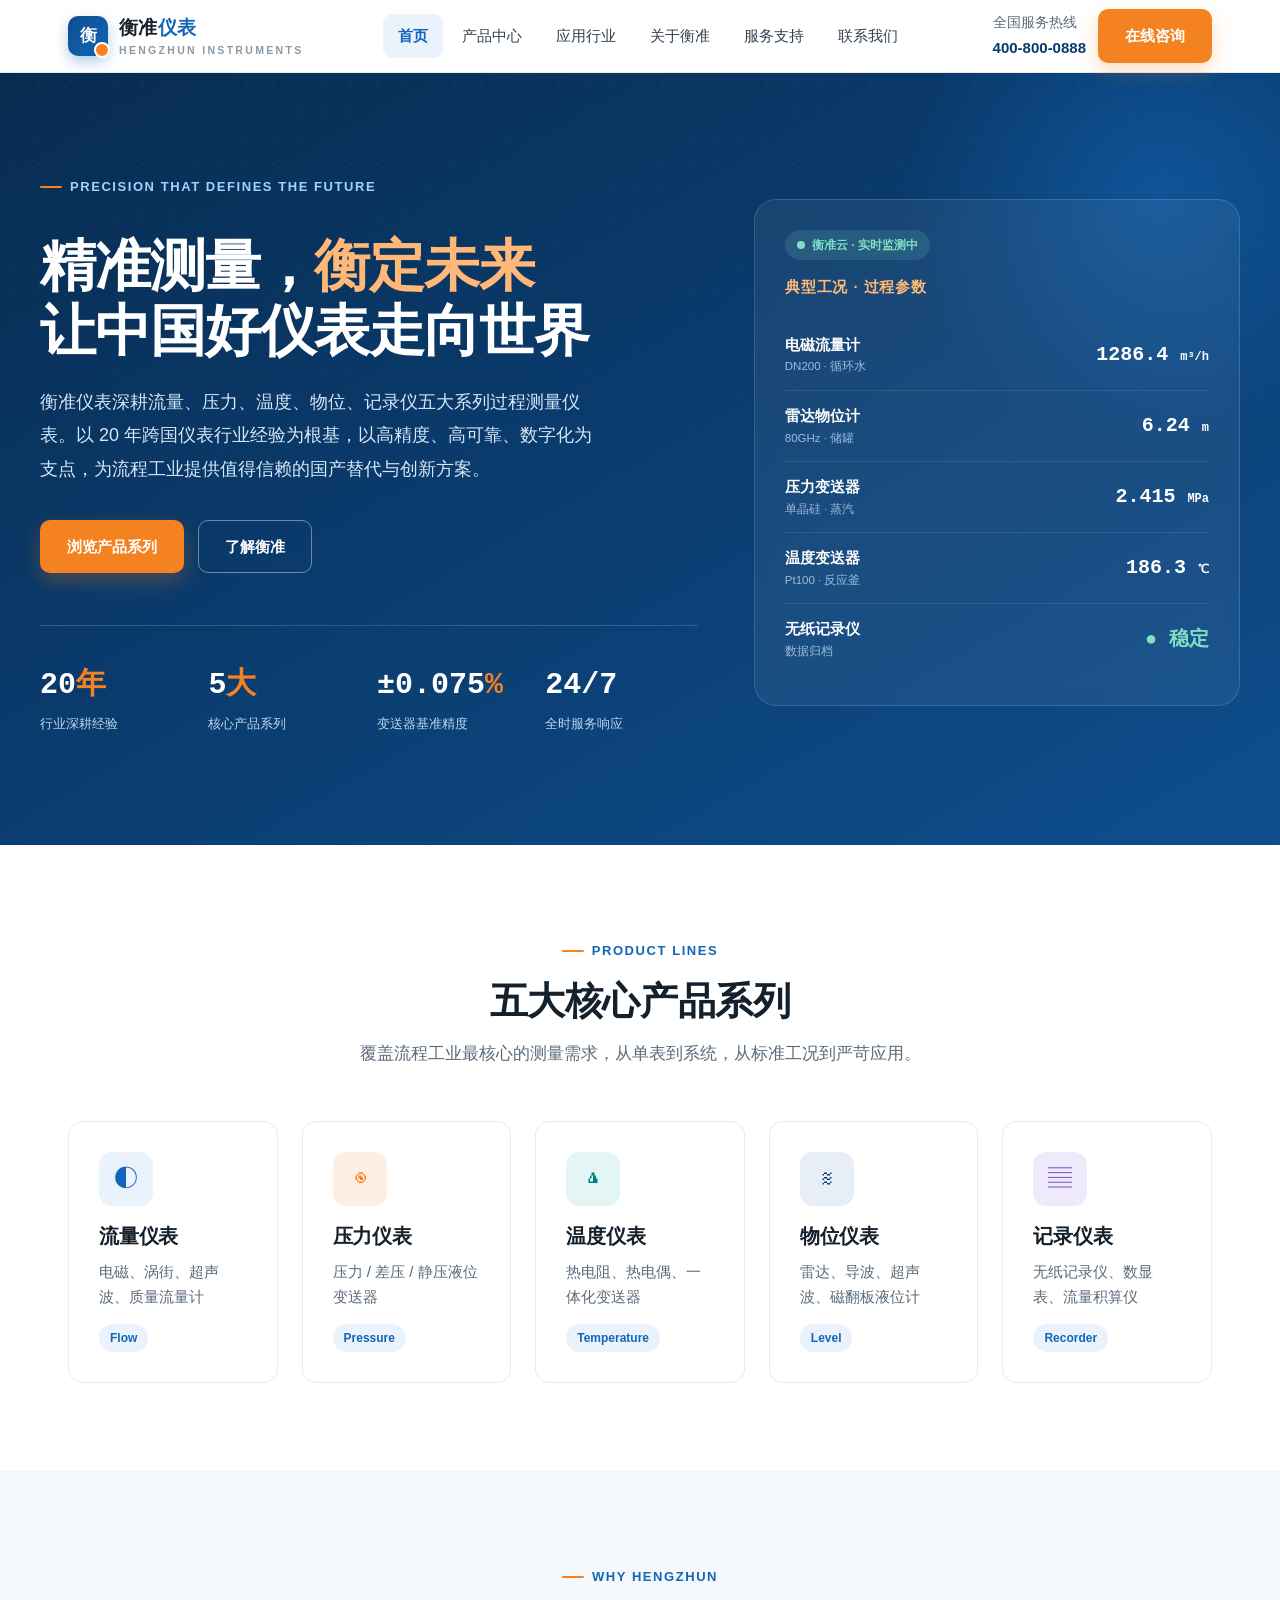
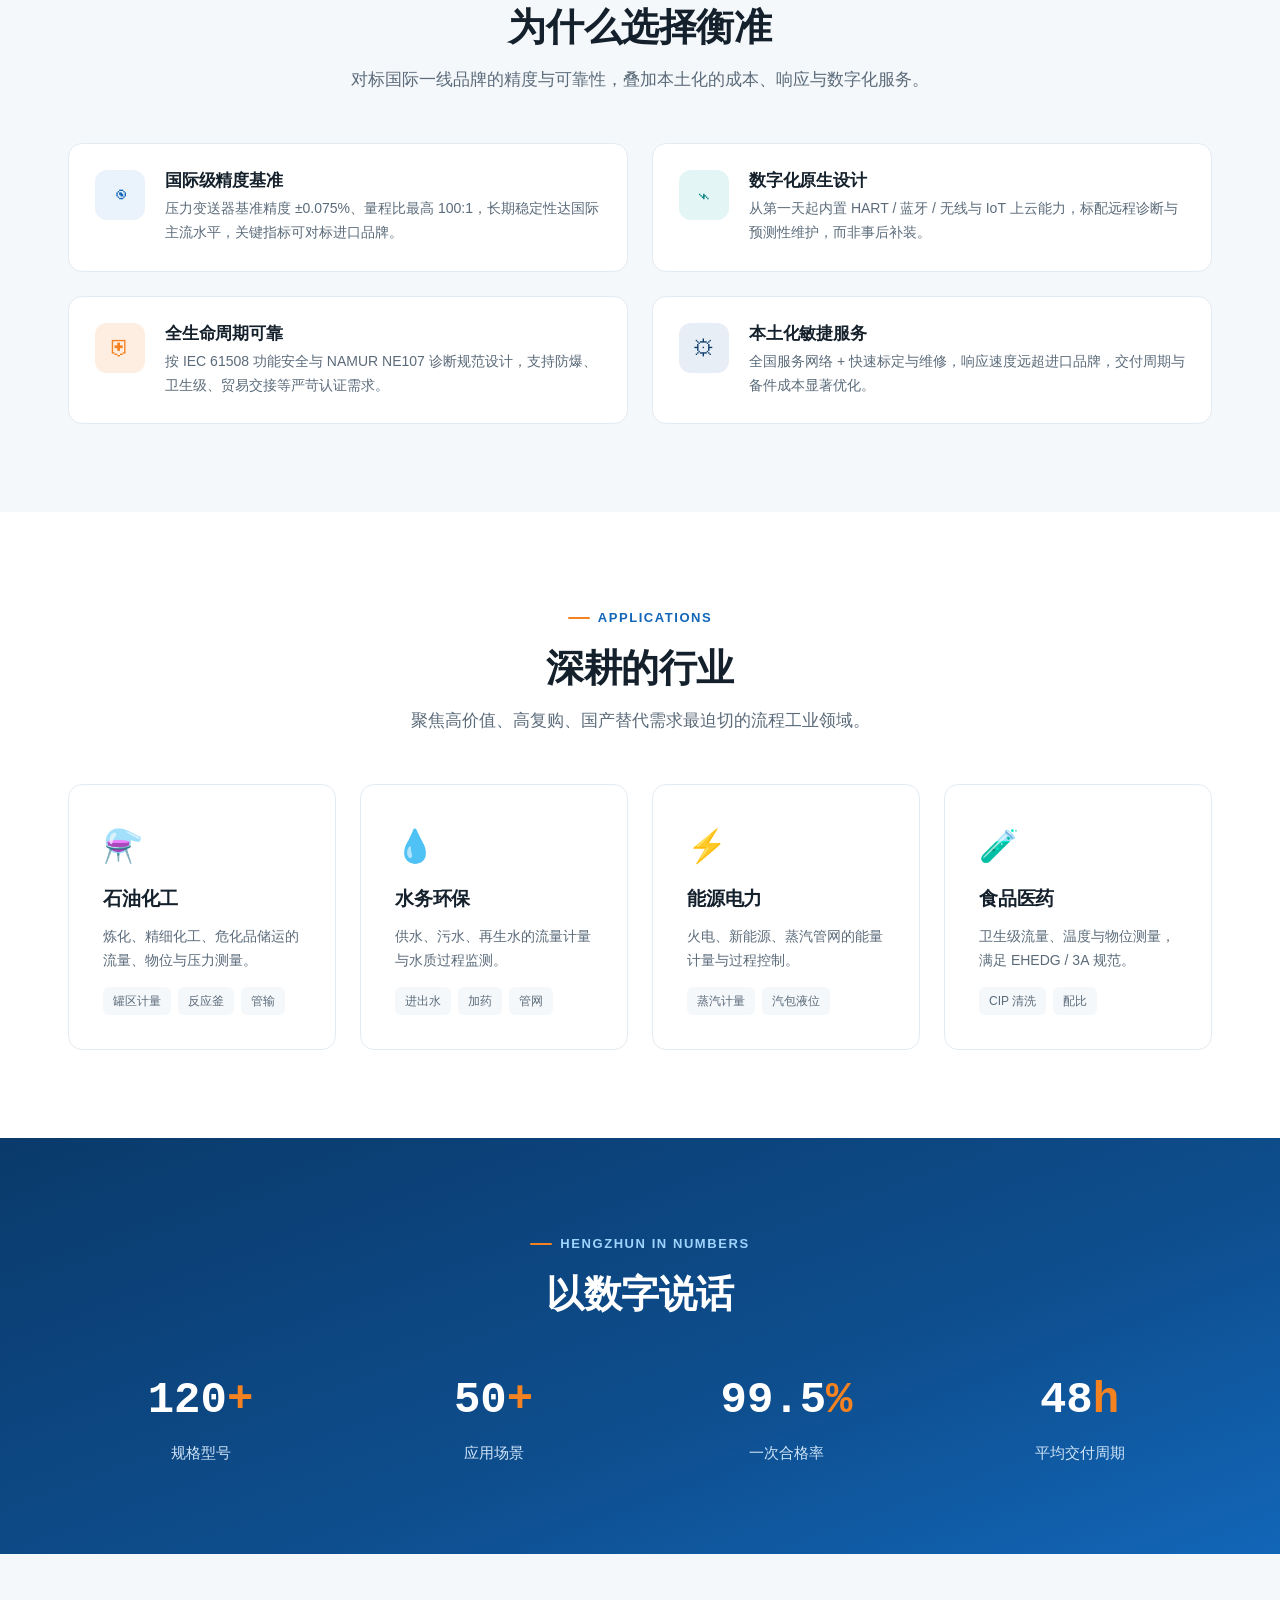
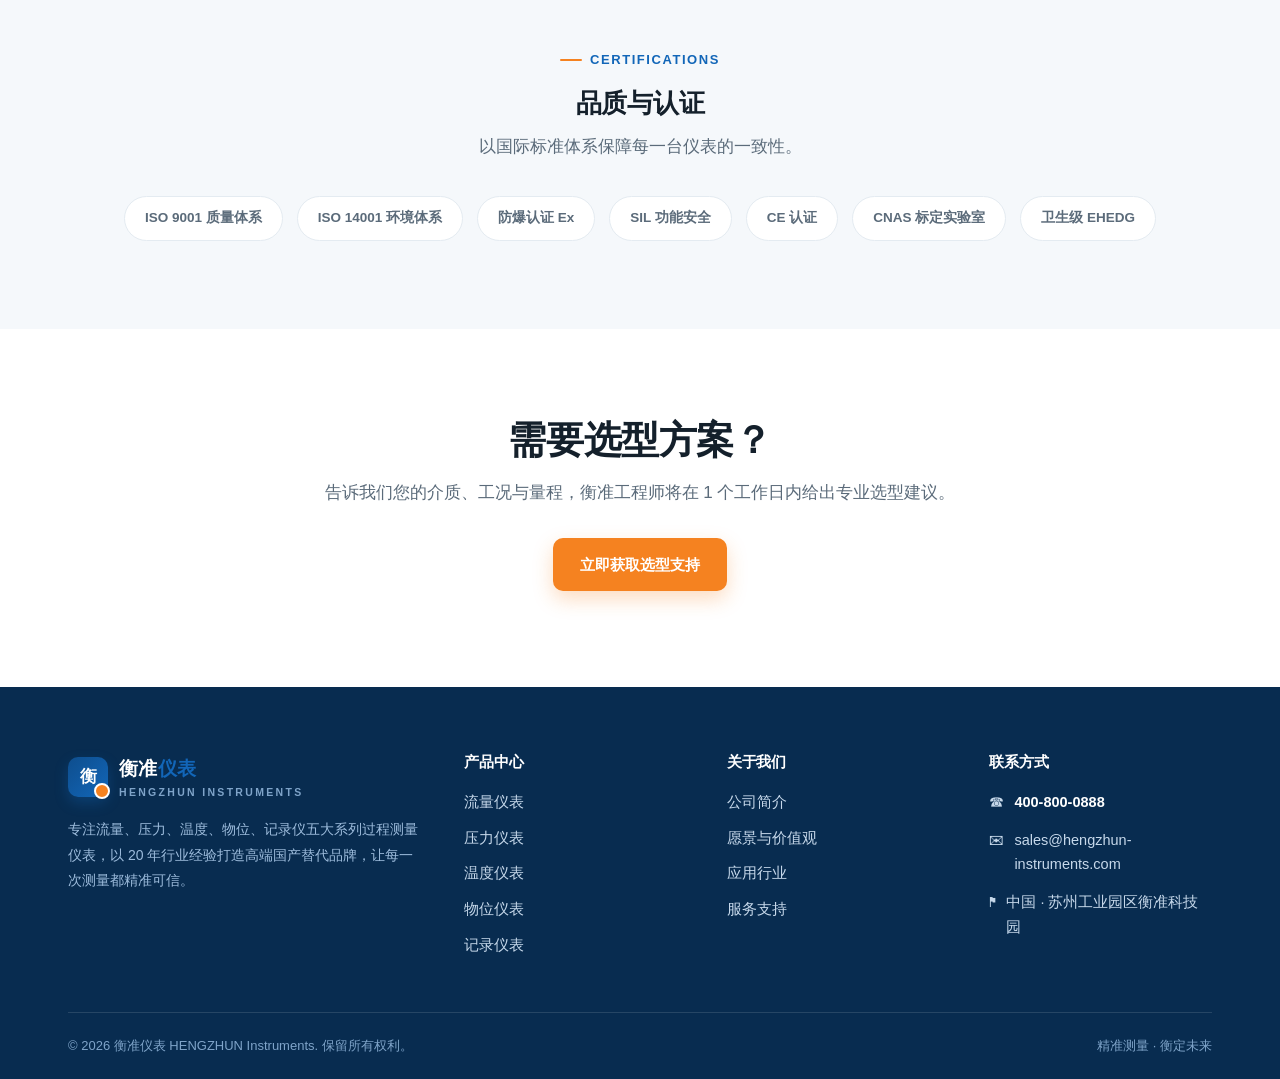
<file: index.html>
<!DOCTYPE html>
<html lang="zh-CN">
<head>
<meta charset="UTF-8">
<meta name="viewport" content="width=device-width, initial-scale=1.0">
<title>衡准仪表 HENGZHUN — 高端过程测量仪表 · 国产替代新势力</title>
<meta name="description" content="衡准仪表专注于流量、压力、温度、物位、记录仪等过程测量仪表的研发与制造，为化工、能源、水务、食品医药等行业提供高精度、高可靠的国产替代解决方案。">
<link rel="stylesheet" href="assets/style.css">
</head>
<body>

<!-- 导航 -->
<header class="header">
  <div class="container nav">
    <a href="index.html" class="brand">
      <span class="brand-mark">衡</span>
      <span>
        <span class="brand-name">衡准<b>仪表</b></span>
        <span class="brand-en">HENGZHUN INSTRUMENTS</span>
      </span>
    </a>
    <nav class="nav-links">
      <a href="index.html" class="active">首页</a>
      <a href="products.html">产品中心</a>
      <a href="industries.html">应用行业</a>
      <a href="about.html">关于衡准</a>
      <a href="service.html">服务支持</a>
      <a href="service.html#contact">联系我们</a>
    </nav>
    <div class="nav-cta">
      <span class="tel">全国服务热线<b>400-800-0888</b></span>
      <a href="service.html#contact" class="btn btn-primary">在线咨询</a>
    </div>
    <button class="nav-toggle" aria-label="菜单"><span></span><span></span><span></span></button>
  </div>
</header>

<!-- Hero -->
<section class="hero">
  <div class="container hero-inner">
    <div class="hero-grid">
      <div>
        <span class="eyebrow" style="color:#9fd4ff">Precision That Defines The Future</span>
        <h1>精准测量，<em>衡定未来</em><br>让中国好仪表走向世界</h1>
        <p class="hero-desc">衡准仪表深耕流量、压力、温度、物位、记录仪五大系列过程测量仪表。以 20 年跨国仪表行业经验为根基，以高精度、高可靠、数字化为支点，为流程工业提供值得信赖的国产替代与创新方案。</p>
        <div class="hero-actions">
          <a href="products.html" class="btn btn-primary">浏览产品系列</a>
          <a href="about.html" class="btn btn-outline-white">了解衡准</a>
        </div>
        <div class="hero-stats">
          <div class="hero-stat"><div class="num">20<span>年</span></div><div class="lbl">行业深耕经验</div></div>
          <div class="hero-stat"><div class="num">5<span>大</span></div><div class="lbl">核心产品系列</div></div>
          <div class="hero-stat"><div class="num">±0.075<span>%</span></div><div class="lbl">变送器基准精度</div></div>
          <div class="hero-stat"><div class="num">24/7</div><div class="lbl">全时服务响应</div></div>
        </div>
      </div>
      <div class="hero-visual">
        <div class="hero-card">
          <span class="badge-live">衡准云 · 实时监测中</span>
          <div class="h-title">典型工况 · 过程参数</div>
          <div class="gauge-row"><span class="gauge-name">电磁流量计<small>DN200 · 循环水</small></span><span class="gauge-val">1286.4 <small style="font-size:12px">m³/h</small></span></div>
          <div class="gauge-row"><span class="gauge-name">雷达物位计<small>80GHz · 储罐</small></span><span class="gauge-val">6.24 <small style="font-size:12px">m</small></span></div>
          <div class="gauge-row"><span class="gauge-name">压力变送器<small>单晶硅 · 蒸汽</small></span><span class="gauge-val">2.415 <small style="font-size:12px">MPa</small></span></div>
          <div class="gauge-row"><span class="gauge-name">温度变送器<small>Pt100 · 反应釜</small></span><span class="gauge-val">186.3 <small style="font-size:12px">℃</small></span></div>
          <div class="gauge-row"><span class="gauge-name">无纸记录仪<small>数据归档</small></span><span class="gauge-val"><span class="up">● 稳定</span></span></div>
        </div>
      </div>
    </div>
  </div>
</section>

<!-- 产品系列 -->
<section class="section">
  <div class="container">
    <div class="center">
      <span class="eyebrow">Product Lines</span>
      <h2 class="section-title">五大核心产品系列</h2>
      <p class="section-sub">覆盖流程工业最核心的测量需求，从单表到系统，从标准工况到严苛应用。</p>
    </div>
    <div class="grid grid-5" style="margin-top:52px">
      <a href="products.html#flow" class="card">
        <div class="icon icon-blue">◐</div>
        <h3>流量仪表</h3>
        <p>电磁、涡街、超声波、质量流量计</p>
        <span class="tag">Flow</span>
      </a>
      <a href="products.html#pressure" class="card">
        <div class="icon icon-orange">◉</div>
        <h3>压力仪表</h3>
        <p>压力 / 差压 / 静压液位变送器</p>
        <span class="tag">Pressure</span>
      </a>
      <a href="products.html#temp" class="card">
        <div class="icon icon-teal">◮</div>
        <h3>温度仪表</h3>
        <p>热电阻、热电偶、一体化变送器</p>
        <span class="tag">Temperature</span>
      </a>
      <a href="products.html#level" class="card">
        <div class="icon icon-navy">≋</div>
        <h3>物位仪表</h3>
        <p>雷达、导波、超声波、磁翻板液位计</p>
        <span class="tag">Level</span>
      </a>
      <a href="products.html#recorder" class="card">
        <div class="icon icon-purple">▤</div>
        <h3>记录仪表</h3>
        <p>无纸记录仪、数显表、流量积算仪</p>
        <span class="tag">Recorder</span>
      </a>
    </div>
  </div>
</section>

<!-- 技术亮点 -->
<section class="section section--soft">
  <div class="container">
    <div class="center">
      <span class="eyebrow">Why HENGZHUN</span>
      <h2 class="section-title">为什么选择衡准</h2>
      <p class="section-sub">对标国际一线品牌的精度与可靠性，叠加本土化的成本、响应与数字化服务。</p>
    </div>
    <div class="grid grid-2" style="margin-top:48px">
      <div class="feature">
        <div class="f-icon icon-blue">◉</div>
        <div>
          <h4>国际级精度基准</h4>
          <p>压力变送器基准精度 ±0.075%、量程比最高 100:1，长期稳定性达国际主流水平，关键指标可对标进口品牌。</p>
        </div>
      </div>
      <div class="feature">
        <div class="f-icon icon-teal">⌁</div>
        <div>
          <h4>数字化原生设计</h4>
          <p>从第一天起内置 HART / 蓝牙 / 无线与 IoT 上云能力，标配远程诊断与预测性维护，而非事后补装。</p>
        </div>
      </div>
      <div class="feature">
        <div class="f-icon icon-orange">⛨</div>
        <div>
          <h4>全生命周期可靠</h4>
          <p>按 IEC 61508 功能安全与 NAMUR NE107 诊断规范设计，支持防爆、卫生级、贸易交接等严苛认证需求。</p>
        </div>
      </div>
      <div class="feature">
        <div class="f-icon icon-navy">⚙</div>
        <div>
          <h4>本土化敏捷服务</h4>
          <p>全国服务网络 + 快速标定与维修，响应速度远超进口品牌，交付周期与备件成本显著优化。</p>
        </div>
      </div>
    </div>
  </div>
</section>

<!-- 行业应用 -->
<section class="section">
  <div class="container">
    <div class="center">
      <span class="eyebrow">Applications</span>
      <h2 class="section-title">深耕的行业</h2>
      <p class="section-sub">聚焦高价值、高复购、国产替代需求最迫切的流程工业领域。</p>
    </div>
    <div class="grid grid-4" style="margin-top:48px">
      <div class="industry"><div class="i-emoji">⚗️</div><h3>石油化工</h3><p>炼化、精细化工、危化品储运的流量、物位与压力测量。</p><div class="app-tags"><span>罐区计量</span><span>反应釜</span><span>管输</span></div></div>
      <div class="industry"><div class="i-emoji">💧</div><h3>水务环保</h3><p>供水、污水、再生水的流量计量与水质过程监测。</p><div class="app-tags"><span>进出水</span><span>加药</span><span>管网</span></div></div>
      <div class="industry"><div class="i-emoji">⚡</div><h3>能源电力</h3><p>火电、新能源、蒸汽管网的能量计量与过程控制。</p><div class="app-tags"><span>蒸汽计量</span><span>汽包液位</span></div></div>
      <div class="industry"><div class="i-emoji">🧪</div><h3>食品医药</h3><p>卫生级流量、温度与物位测量，满足 EHEDG / 3A 规范。</p><div class="app-tags"><span>CIP 清洗</span><span>配比</span></div></div>
    </div>
  </div>
</section>

<!-- 数据带 -->
<section class="section section--deep">
  <div class="container">
    <div class="center" style="margin-bottom:44px">
      <span class="eyebrow">HENGZHUN In Numbers</span>
      <h2 class="section-title">以数字说话</h2>
    </div>
    <div class="stat-band">
      <div><div class="s-num" style="color:#fff">120<span>+</span></div><div class="s-lbl" style="color:#cfe4f8">规格型号</div></div>
      <div><div class="s-num" style="color:#fff">50<span>+</span></div><div class="s-lbl" style="color:#cfe4f8">应用场景</div></div>
      <div><div class="s-num" style="color:#fff">99.5<span>%</span></div><div class="s-lbl" style="color:#cfe4f8">一次合格率</div></div>
      <div><div class="s-num" style="color:#fff">48<span>h</span></div><div class="s-lbl" style="color:#cfe4f8">平均交付周期</div></div>
    </div>
  </div>
</section>

<!-- 认证 -->
<section class="section section--soft">
  <div class="container">
    <div class="center">
      <span class="eyebrow">Certifications</span>
      <h2 class="section-title" style="font-size:26px">品质与认证</h2>
      <p class="section-sub" style="margin-bottom:34px">以国际标准体系保障每一台仪表的一致性。</p>
    </div>
    <div class="logo-wall">
      <span class="cert">ISO 9001 质量体系</span>
      <span class="cert">ISO 14001 环境体系</span>
      <span class="cert">防爆认证 Ex</span>
      <span class="cert">SIL 功能安全</span>
      <span class="cert">CE 认证</span>
      <span class="cert">CNAS 标定实验室</span>
      <span class="cert">卫生级 EHEDG</span>
    </div>
  </div>
</section>

<!-- CTA -->
<section class="section" style="padding-bottom:96px">
  <div class="container">
    <div class="center">
      <h2 class="section-title">需要选型方案？</h2>
      <p class="section-sub" style="margin-bottom:30px">告诉我们您的介质、工况与量程，衡准工程师将在 1 个工作日内给出专业选型建议。</p>
      <a href="service.html#contact" class="btn btn-primary">立即获取选型支持</a>
    </div>
  </div>
</section>

<!-- 底部 -->
<footer class="footer">
  <div class="container">
    <div class="footer-grid">
      <div>
        <a href="index.html" class="brand">
          <span class="brand-mark">衡</span>
          <span><span class="brand-name">衡准<b>仪表</b></span><span class="brand-en">HENGZHUN INSTRUMENTS</span></span>
        </a>
        <p class="footer-about">专注流量、压力、温度、物位、记录仪五大系列过程测量仪表，以 20 年行业经验打造高端国产替代品牌，让每一次测量都精准可信。</p>
      </div>
      <div>
        <h4>产品中心</h4>
        <ul class="footer-links">
          <li><a href="products.html#flow">流量仪表</a></li>
          <li><a href="products.html#pressure">压力仪表</a></li>
          <li><a href="products.html#temp">温度仪表</a></li>
          <li><a href="products.html#level">物位仪表</a></li>
          <li><a href="products.html#recorder">记录仪表</a></li>
        </ul>
      </div>
      <div>
        <h4>关于我们</h4>
        <ul class="footer-links">
          <li><a href="about.html">公司简介</a></li>
          <li><a href="about.html#vision">愿景与价值观</a></li>
          <li><a href="industries.html">应用行业</a></li>
          <li><a href="service.html">服务支持</a></li>
        </ul>
      </div>
      <div>
        <h4>联系方式</h4>
        <ul class="footer-contact">
          <li>☎ <span><b>400-800-0888</b></span></li>
          <li>✉ <span>sales@hengzhun-instruments.com</span></li>
          <li>⚑ <span>中国 · 苏州工业园区衡准科技园</span></li>
        </ul>
      </div>
    </div>
    <div class="footer-bottom">
      <span>© 2026 衡准仪表 HENGZHUN Instruments. 保留所有权利。</span>
      <span>精准测量 · 衡定未来</span>
    </div>
  </div>
</footer>

</body>
</html>
</file>
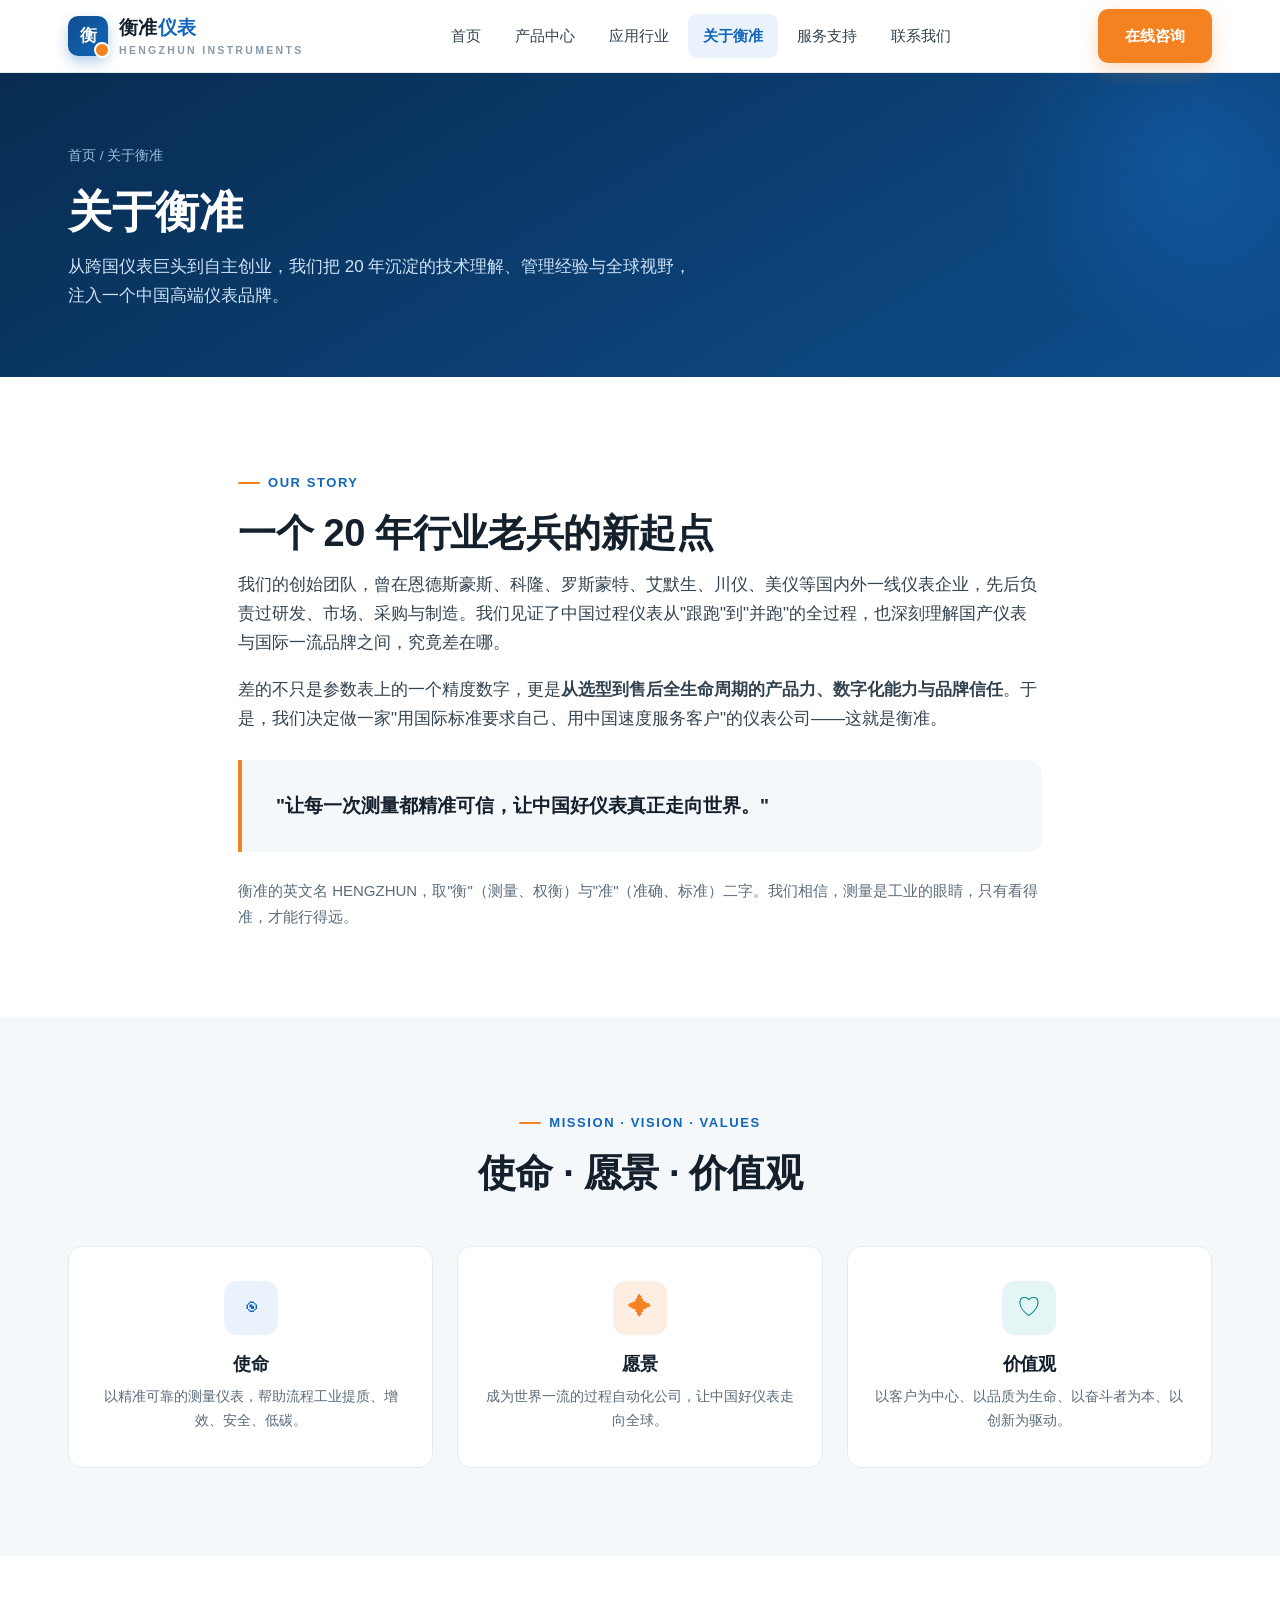
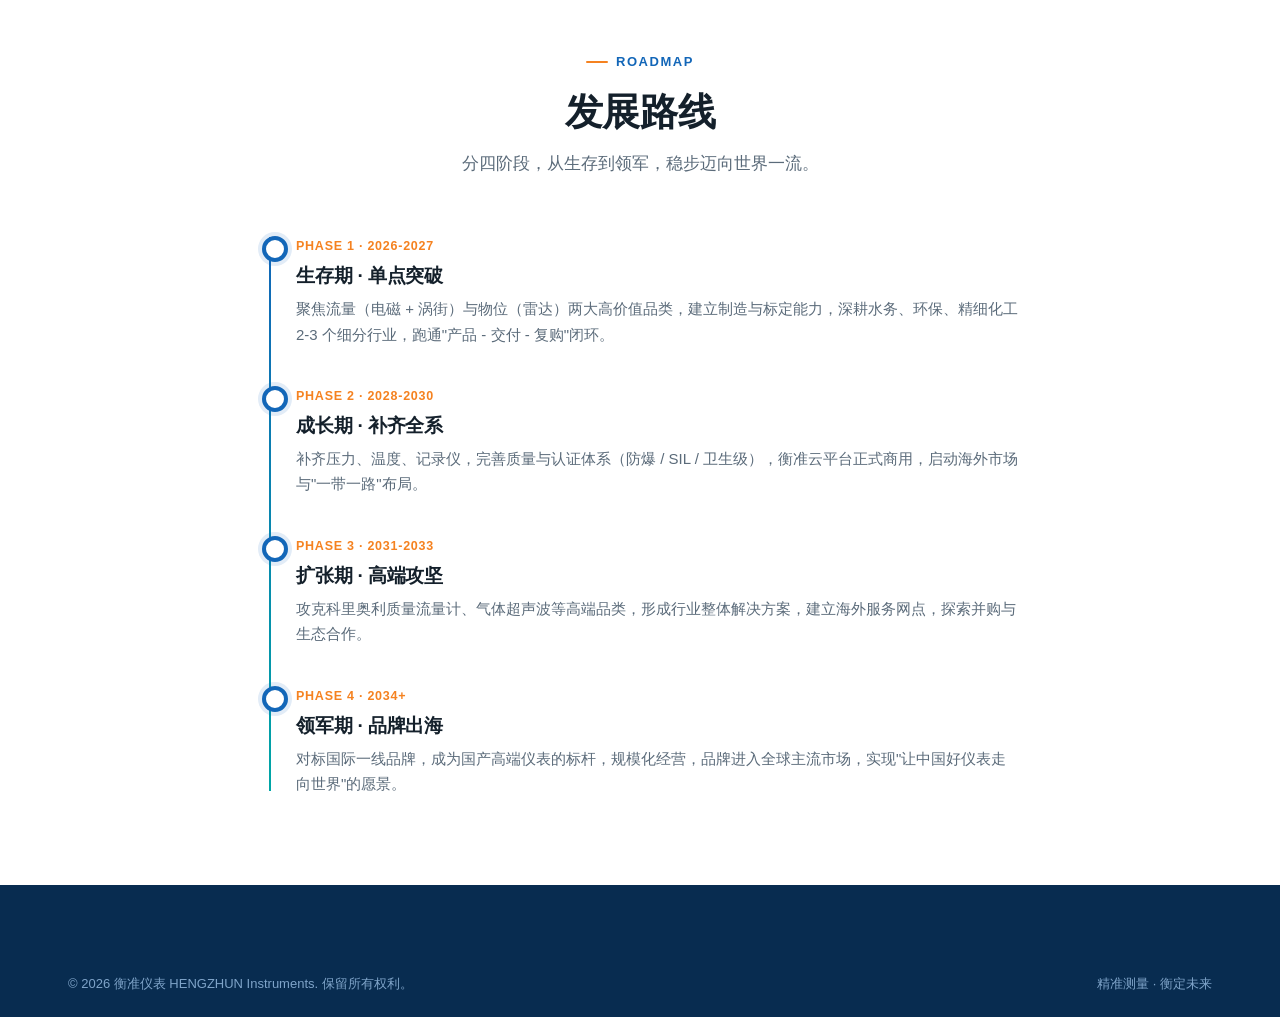
<file: about.html>
<!DOCTYPE html>
<html lang="zh-CN">
<head>
<meta charset="UTF-8">
<meta name="viewport" content="width=device-width, initial-scale=1.0">
<title>关于衡准 — 衡准仪表 HENGZHUN</title>
<meta name="description" content="衡准仪表：20 年跨国仪表行业经验的创业团队，以高端国产替代为使命。">
<link rel="stylesheet" href="assets/style.css">
</head>
<body>

<header class="header">
  <div class="container nav">
    <a href="index.html" class="brand">
      <span class="brand-mark">衡</span>
      <span><span class="brand-name">衡准<b>仪表</b></span><span class="brand-en">HENGZHUN INSTRUMENTS</span></span>
    </a>
    <nav class="nav-links">
      <a href="index.html">首页</a>
      <a href="products.html">产品中心</a>
      <a href="industries.html">应用行业</a>
      <a href="about.html" class="active">关于衡准</a>
      <a href="service.html">服务支持</a>
      <a href="service.html#contact">联系我们</a>
    </nav>
    <div class="nav-cta">
      <a href="service.html#contact" class="btn btn-primary">在线咨询</a>
    </div>
    <button class="nav-toggle" aria-label="菜单"><span></span><span></span><span></span></button>
  </div>
</header>

<section class="page-hero">
  <div class="container">
    <div class="breadcrumb"><a href="index.html">首页</a> / 关于衡准</div>
    <h1>关于衡准</h1>
    <p>从跨国仪表巨头到自主创业，我们把 20 年沉淀的技术理解、管理经验与全球视野，注入一个中国高端仪表品牌。</p>
  </div>
</section>

<!-- 创始人故事 -->
<section class="section">
  <div class="container" style="max-width:860px">
    <span class="eyebrow">Our Story</span>
    <h2 class="section-title">一个 20 年行业老兵的新起点</h2>
    <p style="font-size:17px;color:var(--body);margin-bottom:18px">我们的创始团队，曾在恩德斯豪斯、科隆、罗斯蒙特、艾默生、川仪、美仪等国内外一线仪表企业，先后负责过研发、市场、采购与制造。我们见证了中国过程仪表从"跟跑"到"并跑"的全过程，也深刻理解国产仪表与国际一流品牌之间，究竟差在哪。</p>
    <p style="font-size:17px;color:var(--body);margin-bottom:18px">差的不只是参数表上的一个精度数字，更是<strong>从选型到售后全生命周期的产品力、数字化能力与品牌信任</strong>。于是，我们决定做一家"用国际标准要求自己、用中国速度服务客户"的仪表公司——这就是衡准。</p>
    <div class="quote-block">"让每一次测量都精准可信，让中国好仪表真正走向世界。"</div>
    <p style="font-size:15px;color:var(--gray)">衡准的英文名 HENGZHUN，取"衡"（测量、权衡）与"准"（准确、标准）二字。我们相信，测量是工业的眼睛，只有看得准，才能行得远。</p>
  </div>
</section>

<!-- 愿景价值观 -->
<section class="section section--soft" id="vision">
  <div class="container">
    <div class="center">
      <span class="eyebrow">Mission · Vision · Values</span>
      <h2 class="section-title">使命 · 愿景 · 价值观</h2>
    </div>
    <div class="grid grid-3" style="margin-top:48px">
      <div class="value-card card">
        <div class="icon icon-blue">◉</div>
        <h3>使命</h3>
        <p>以精准可靠的测量仪表，帮助流程工业提质、增效、安全、低碳。</p>
      </div>
      <div class="value-card card">
        <div class="icon icon-orange">✦</div>
        <h3>愿景</h3>
        <p>成为世界一流的过程自动化公司，让中国好仪表走向全球。</p>
      </div>
      <div class="value-card card">
        <div class="icon icon-teal">♡</div>
        <h3>价值观</h3>
        <p>以客户为中心、以品质为生命、以奋斗者为本、以创新为驱动。</p>
      </div>
    </div>
  </div>
</section>

<!-- 发展路线 -->
<section class="section">
  <div class="container">
    <div class="center">
      <span class="eyebrow">Roadmap</span>
      <h2 class="section-title">发展路线</h2>
      <p class="section-sub">分四阶段，从生存到领军，稳步迈向世界一流。</p>
    </div>
    <div class="timeline" style="max-width:760px;margin:52px auto 0">
      <div class="tl-item">
        <span class="phase">Phase 1 · 2026-2027</span>
        <h4>生存期 · 单点突破</h4>
        <p>聚焦流量（电磁 + 涡街）与物位（雷达）两大高价值品类，建立制造与标定能力，深耕水务、环保、精细化工 2-3 个细分行业，跑通"产品 - 交付 - 复购"闭环。</p>
      </div>
      <div class="tl-item">
        <span class="phase">Phase 2 · 2028-2030</span>
        <h4>成长期 · 补齐全系</h4>
        <p>补齐压力、温度、记录仪，完善质量与认证体系（防爆 / SIL / 卫生级），衡准云平台正式商用，启动海外市场与"一带一路"布局。</p>
      </div>
      <div class="tl-item">
        <span class="phase">Phase 3 · 2031-2033</span>
        <h4>扩张期 · 高端攻坚</h4>
        <p>攻克科里奥利质量流量计、气体超声波等高端品类，形成行业整体解决方案，建立海外服务网点，探索并购与生态合作。</p>
      </div>
      <div class="tl-item">
        <span class="phase">Phase 4 · 2034+</span>
        <h4>领军期 · 品牌出海</h4>
        <p>对标国际一线品牌，成为国产高端仪表的标杆，规模化经营，品牌进入全球主流市场，实现"让中国好仪表走向世界"的愿景。</p>
      </div>
    </div>
  </div>
</section>

<footer class="footer">
  <div class="container">
    <div class="footer-bottom" style="border-top:none">
      <span>© 2026 衡准仪表 HENGZHUN Instruments. 保留所有权利。</span>
      <span>精准测量 · 衡定未来</span>
    </div>
  </div>
</footer>

</body>
</html>
</file>
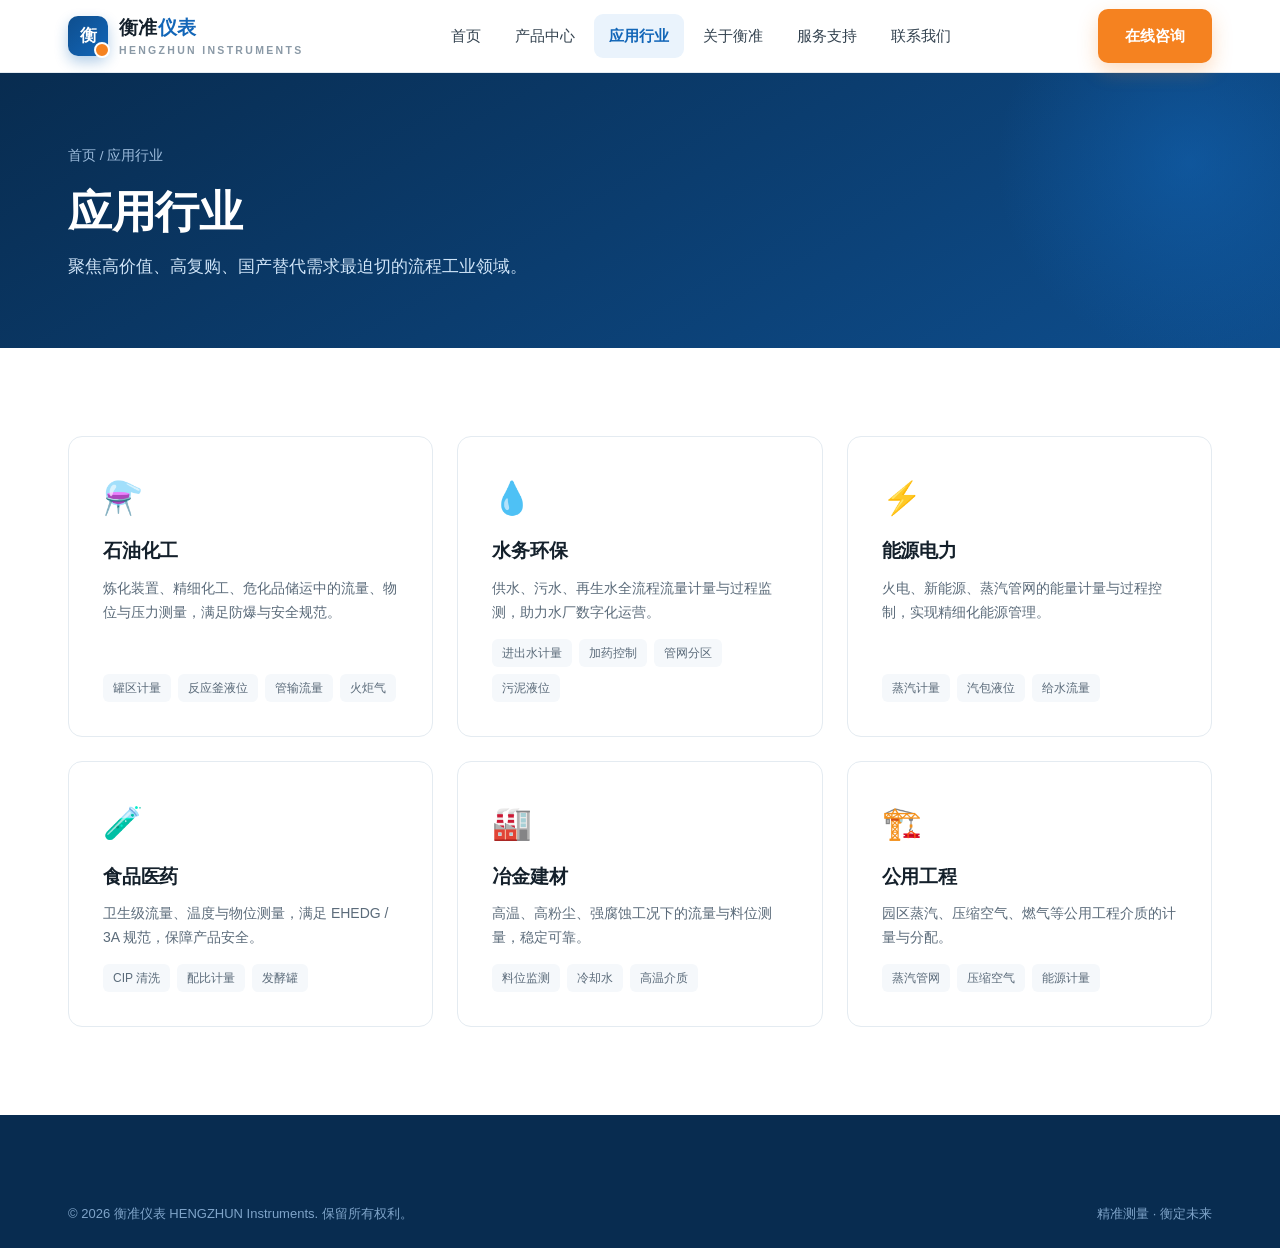
<file: industries.html>
<!DOCTYPE html>
<html lang="zh-CN">
<head>
<meta charset="UTF-8">
<meta name="viewport" content="width=device-width, initial-scale=1.0">
<title>应用行业 — 衡准仪表 HENGZHUN</title>
<meta name="description" content="衡准仪表为石油化工、水务环保、能源电力、食品医药、冶金建材等行业提供过程测量解决方案。">
<link rel="stylesheet" href="assets/style.css">
</head>
<body>

<header class="header">
  <div class="container nav">
    <a href="index.html" class="brand">
      <span class="brand-mark">衡</span>
      <span><span class="brand-name">衡准<b>仪表</b></span><span class="brand-en">HENGZHUN INSTRUMENTS</span></span>
    </a>
    <nav class="nav-links">
      <a href="index.html">首页</a>
      <a href="products.html">产品中心</a>
      <a href="industries.html" class="active">应用行业</a>
      <a href="about.html">关于衡准</a>
      <a href="service.html">服务支持</a>
      <a href="service.html#contact">联系我们</a>
    </nav>
    <div class="nav-cta">
      <a href="service.html#contact" class="btn btn-primary">在线咨询</a>
    </div>
    <button class="nav-toggle" aria-label="菜单"><span></span><span></span><span></span></button>
  </div>
</header>

<section class="page-hero">
  <div class="container">
    <div class="breadcrumb"><a href="index.html">首页</a> / 应用行业</div>
    <h1>应用行业</h1>
    <p>聚焦高价值、高复购、国产替代需求最迫切的流程工业领域。</p>
  </div>
</section>

<section class="section">
  <div class="container">
    <div class="grid grid-3">
      <div class="industry"><div class="i-emoji">⚗️</div><h3>石油化工</h3><p>炼化装置、精细化工、危化品储运中的流量、物位与压力测量，满足防爆与安全规范。</p><div class="app-tags"><span>罐区计量</span><span>反应釜液位</span><span>管输流量</span><span>火炬气</span></div></div>
      <div class="industry"><div class="i-emoji">💧</div><h3>水务环保</h3><p>供水、污水、再生水全流程流量计量与过程监测，助力水厂数字化运营。</p><div class="app-tags"><span>进出水计量</span><span>加药控制</span><span>管网分区</span><span>污泥液位</span></div></div>
      <div class="industry"><div class="i-emoji">⚡</div><h3>能源电力</h3><p>火电、新能源、蒸汽管网的能量计量与过程控制，实现精细化能源管理。</p><div class="app-tags"><span>蒸汽计量</span><span>汽包液位</span><span>给水流量</span></div></div>
      <div class="industry"><div class="i-emoji">🧪</div><h3>食品医药</h3><p>卫生级流量、温度与物位测量，满足 EHEDG / 3A 规范，保障产品安全。</p><div class="app-tags"><span>CIP 清洗</span><span>配比计量</span><span>发酵罐</span></div></div>
      <div class="industry"><div class="i-emoji">🏭</div><h3>冶金建材</h3><p>高温、高粉尘、强腐蚀工况下的流量与料位测量，稳定可靠。</p><div class="app-tags"><span>料位监测</span><span>冷却水</span><span>高温介质</span></div></div>
      <div class="industry"><div class="i-emoji">🏗️</div><h3>公用工程</h3><p>园区蒸汽、压缩空气、燃气等公用工程介质的计量与分配。</p><div class="app-tags"><span>蒸汽管网</span><span>压缩空气</span><span>能源计量</span></div></div>
    </div>
  </div>
</section>

<footer class="footer">
  <div class="container">
    <div class="footer-bottom" style="border-top:none">
      <span>© 2026 衡准仪表 HENGZHUN Instruments. 保留所有权利。</span>
      <span>精准测量 · 衡定未来</span>
    </div>
  </div>
</footer>

</body>
</html>
</file>
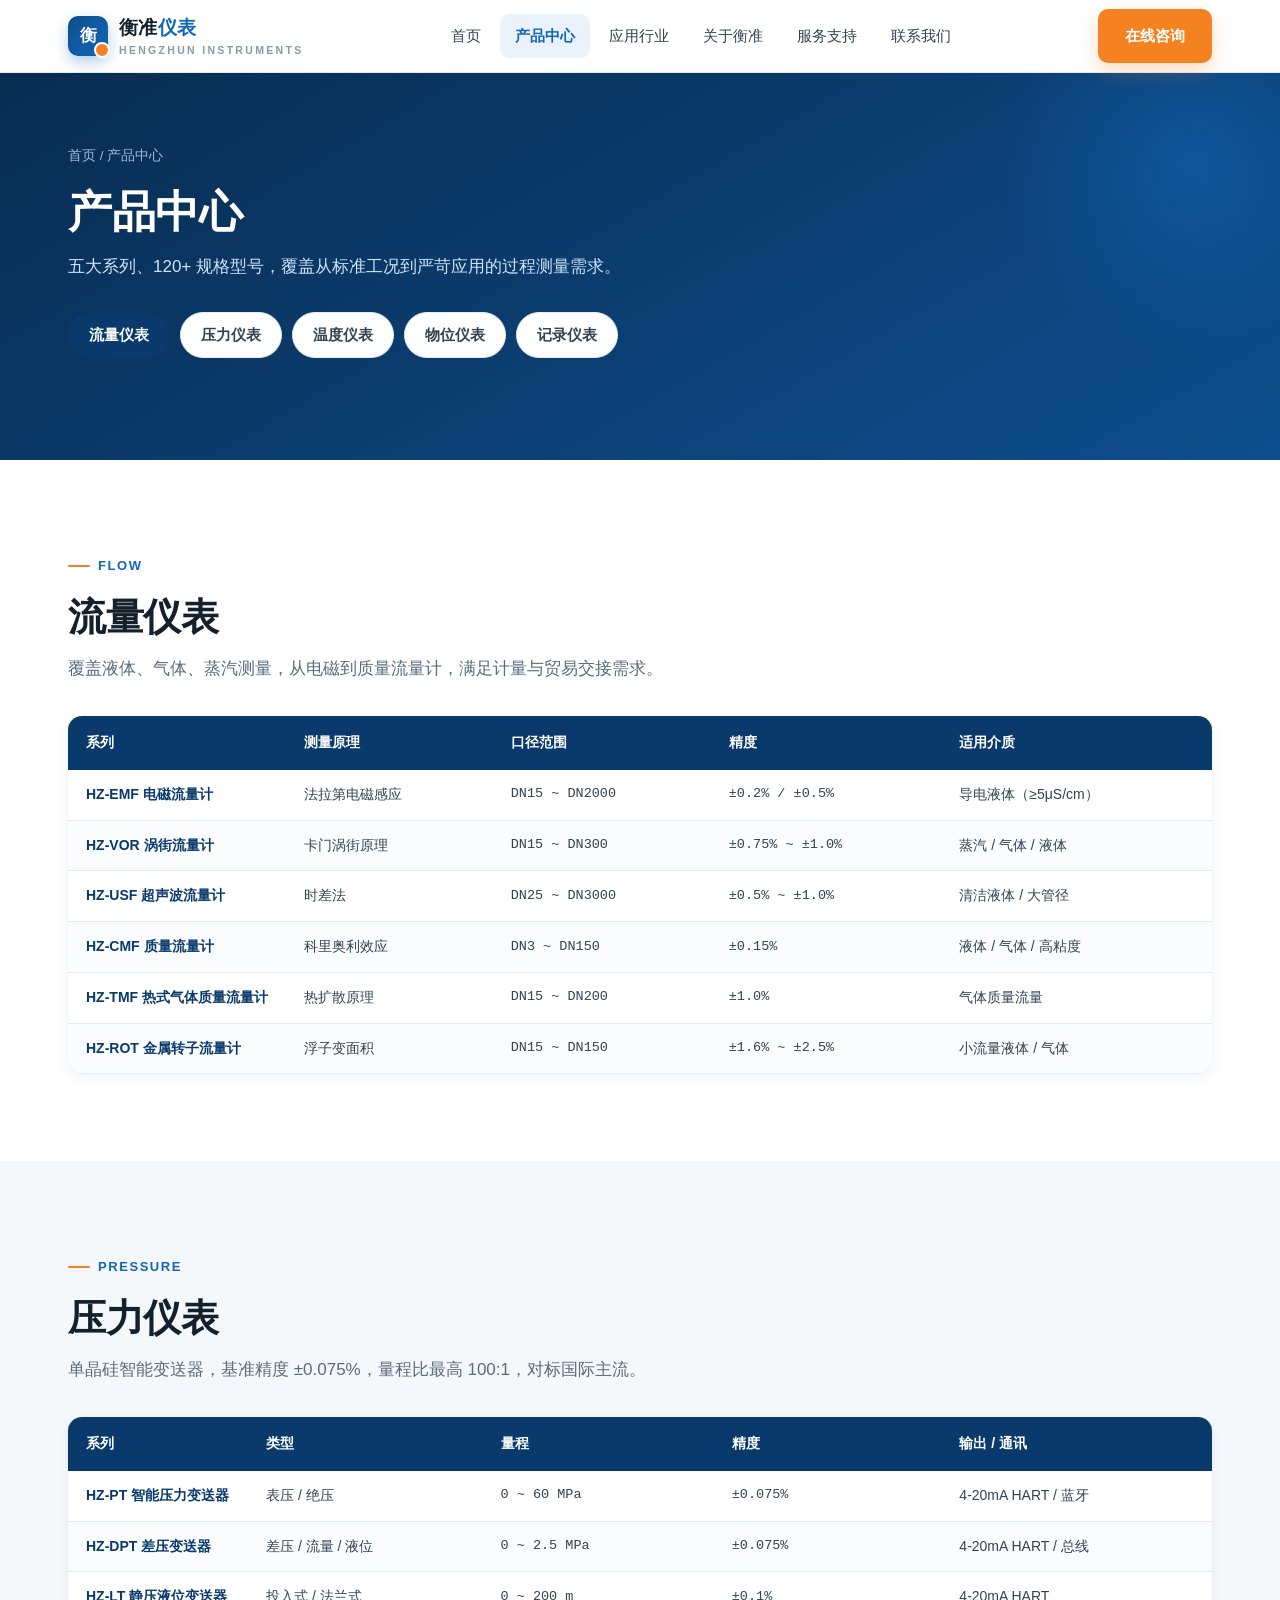
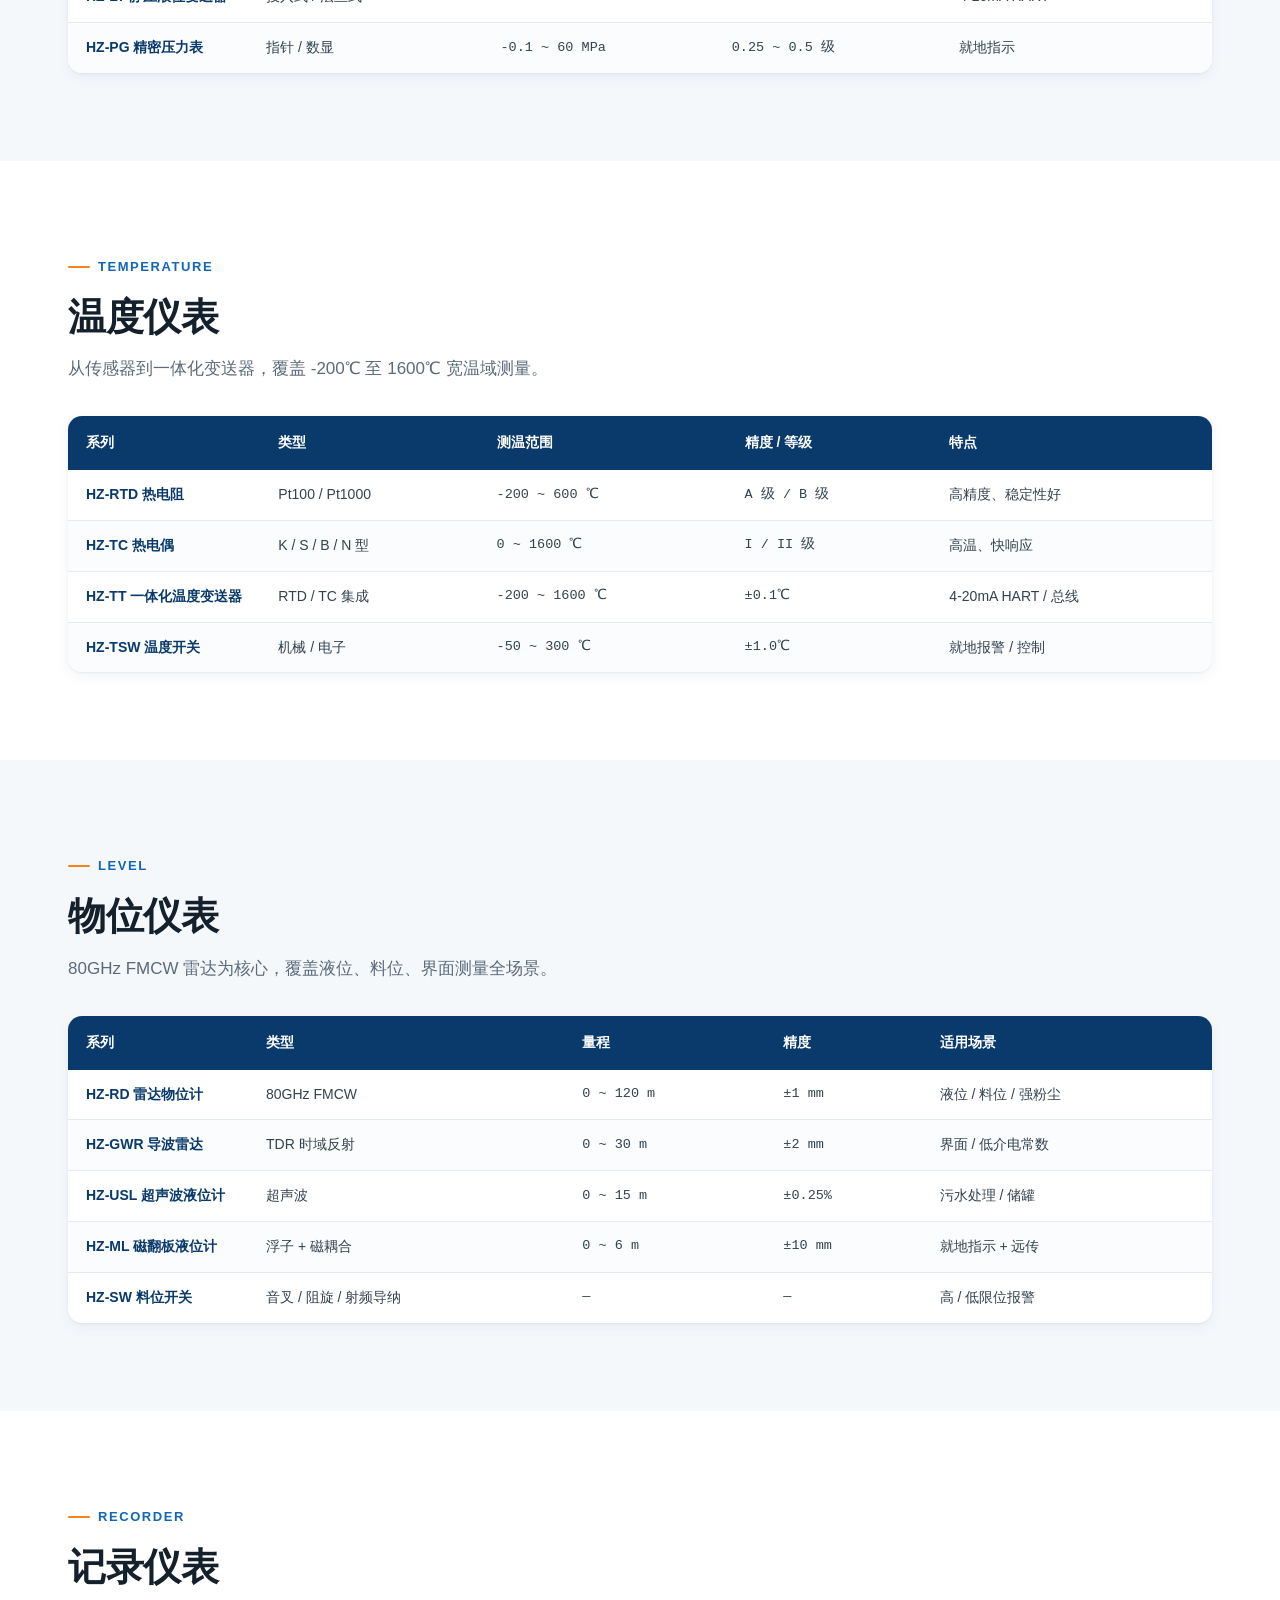
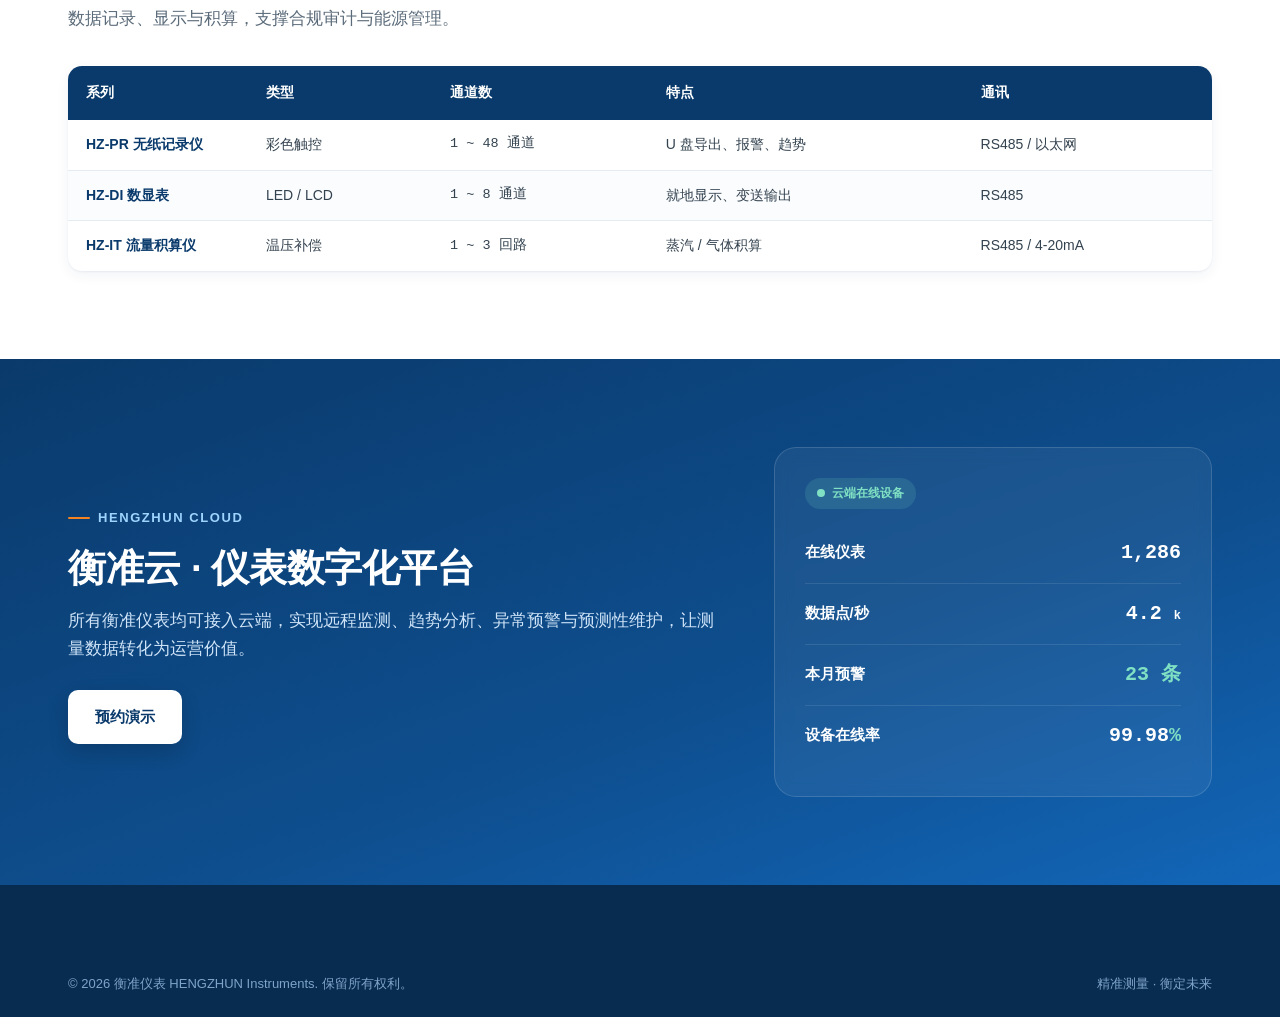
<file: products.html>
<!DOCTYPE html>
<html lang="zh-CN">
<head>
<meta charset="UTF-8">
<meta name="viewport" content="width=device-width, initial-scale=1.0">
<title>产品中心 — 衡准仪表 HENGZHUN</title>
<meta name="description" content="衡准仪表五大产品系列：流量、压力、温度、物位、记录仪，完整技术参数与选型指南。">
<link rel="stylesheet" href="assets/style.css">
</head>
<body>

<header class="header">
  <div class="container nav">
    <a href="index.html" class="brand">
      <span class="brand-mark">衡</span>
      <span><span class="brand-name">衡准<b>仪表</b></span><span class="brand-en">HENGZHUN INSTRUMENTS</span></span>
    </a>
    <nav class="nav-links">
      <a href="index.html">首页</a>
      <a href="products.html" class="active">产品中心</a>
      <a href="industries.html">应用行业</a>
      <a href="about.html">关于衡准</a>
      <a href="service.html">服务支持</a>
      <a href="service.html#contact">联系我们</a>
    </nav>
    <div class="nav-cta">
      <a href="service.html#contact" class="btn btn-primary">在线咨询</a>
    </div>
    <button class="nav-toggle" aria-label="菜单"><span></span><span></span><span></span></button>
  </div>
</header>

<section class="page-hero">
  <div class="container">
    <div class="breadcrumb"><a href="index.html">首页</a> / 产品中心</div>
    <h1>产品中心</h1>
    <p>五大系列、120+ 规格型号，覆盖从标准工况到严苛应用的过程测量需求。</p>
    <div class="product-cat" style="margin-top:30px">
      <a href="#flow" class="cat-pill active">流量仪表</a>
      <a href="#pressure" class="cat-pill">压力仪表</a>
      <a href="#temp" class="cat-pill">温度仪表</a>
      <a href="#level" class="cat-pill">物位仪表</a>
      <a href="#recorder" class="cat-pill">记录仪表</a>
    </div>
  </div>
</section>

<!-- 流量 -->
<section class="section" id="flow">
  <div class="container">
    <span class="eyebrow">Flow</span>
    <h2 class="section-title">流量仪表</h2>
    <p class="section-sub" style="margin-bottom:32px">覆盖液体、气体、蒸汽测量，从电磁到质量流量计，满足计量与贸易交接需求。</p>
    <table class="spec-table">
      <thead><tr><th>系列</th><th>测量原理</th><th>口径范围</th><th>精度</th><th>适用介质</th></tr></thead>
      <tbody>
        <tr><td>HZ-EMF 电磁流量计</td><td>法拉第电磁感应</td><td class="mono">DN15 ~ DN2000</td><td class="mono">±0.2% / ±0.5%</td><td>导电液体（≥5μS/cm）</td></tr>
        <tr><td>HZ-VOR 涡街流量计</td><td>卡门涡街原理</td><td class="mono">DN15 ~ DN300</td><td class="mono">±0.75% ~ ±1.0%</td><td>蒸汽 / 气体 / 液体</td></tr>
        <tr><td>HZ-USF 超声波流量计</td><td>时差法</td><td class="mono">DN25 ~ DN3000</td><td class="mono">±0.5% ~ ±1.0%</td><td>清洁液体 / 大管径</td></tr>
        <tr><td>HZ-CMF 质量流量计</td><td>科里奥利效应</td><td class="mono">DN3 ~ DN150</td><td class="mono">±0.15%</td><td>液体 / 气体 / 高粘度</td></tr>
        <tr><td>HZ-TMF 热式气体质量流量计</td><td>热扩散原理</td><td class="mono">DN15 ~ DN200</td><td class="mono">±1.0%</td><td>气体质量流量</td></tr>
        <tr><td>HZ-ROT 金属转子流量计</td><td>浮子变面积</td><td class="mono">DN15 ~ DN150</td><td class="mono">±1.6% ~ ±2.5%</td><td>小流量液体 / 气体</td></tr>
      </tbody>
    </table>
  </div>
</section>

<!-- 压力 -->
<section class="section section--soft" id="pressure">
  <div class="container">
    <span class="eyebrow">Pressure</span>
    <h2 class="section-title">压力仪表</h2>
    <p class="section-sub" style="margin-bottom:32px">单晶硅智能变送器，基准精度 ±0.075%，量程比最高 100:1，对标国际主流。</p>
    <table class="spec-table">
      <thead><tr><th>系列</th><th>类型</th><th>量程</th><th>精度</th><th>输出 / 通讯</th></tr></thead>
      <tbody>
        <tr><td>HZ-PT 智能压力变送器</td><td>表压 / 绝压</td><td class="mono">0 ~ 60 MPa</td><td class="mono">±0.075%</td><td>4-20mA HART / 蓝牙</td></tr>
        <tr><td>HZ-DPT 差压变送器</td><td>差压 / 流量 / 液位</td><td class="mono">0 ~ 2.5 MPa</td><td class="mono">±0.075%</td><td>4-20mA HART / 总线</td></tr>
        <tr><td>HZ-LT 静压液位变送器</td><td>投入式 / 法兰式</td><td class="mono">0 ~ 200 m</td><td class="mono">±0.1%</td><td>4-20mA HART</td></tr>
        <tr><td>HZ-PG 精密压力表</td><td>指针 / 数显</td><td class="mono">-0.1 ~ 60 MPa</td><td class="mono">0.25 ~ 0.5 级</td><td>就地指示</td></tr>
      </tbody>
    </table>
  </div>
</section>

<!-- 温度 -->
<section class="section" id="temp">
  <div class="container">
    <span class="eyebrow">Temperature</span>
    <h2 class="section-title">温度仪表</h2>
    <p class="section-sub" style="margin-bottom:32px">从传感器到一体化变送器，覆盖 -200℃ 至 1600℃ 宽温域测量。</p>
    <table class="spec-table">
      <thead><tr><th>系列</th><th>类型</th><th>测温范围</th><th>精度 / 等级</th><th>特点</th></tr></thead>
      <tbody>
        <tr><td>HZ-RTD 热电阻</td><td>Pt100 / Pt1000</td><td class="mono">-200 ~ 600 ℃</td><td class="mono">A 级 / B 级</td><td>高精度、稳定性好</td></tr>
        <tr><td>HZ-TC 热电偶</td><td>K / S / B / N 型</td><td class="mono">0 ~ 1600 ℃</td><td class="mono">I / II 级</td><td>高温、快响应</td></tr>
        <tr><td>HZ-TT 一体化温度变送器</td><td>RTD / TC 集成</td><td class="mono">-200 ~ 1600 ℃</td><td class="mono">±0.1℃</td><td>4-20mA HART / 总线</td></tr>
        <tr><td>HZ-TSW 温度开关</td><td>机械 / 电子</td><td class="mono">-50 ~ 300 ℃</td><td class="mono">±1.0℃</td><td>就地报警 / 控制</td></tr>
      </tbody>
    </table>
  </div>
</section>

<!-- 物位 -->
<section class="section section--soft" id="level">
  <div class="container">
    <span class="eyebrow">Level</span>
    <h2 class="section-title">物位仪表</h2>
    <p class="section-sub" style="margin-bottom:32px">80GHz FMCW 雷达为核心，覆盖液位、料位、界面测量全场景。</p>
    <table class="spec-table">
      <thead><tr><th>系列</th><th>类型</th><th>量程</th><th>精度</th><th>适用场景</th></tr></thead>
      <tbody>
        <tr><td>HZ-RD 雷达物位计</td><td>80GHz FMCW</td><td class="mono">0 ~ 120 m</td><td class="mono">±1 mm</td><td>液位 / 料位 / 强粉尘</td></tr>
        <tr><td>HZ-GWR 导波雷达</td><td>TDR 时域反射</td><td class="mono">0 ~ 30 m</td><td class="mono">±2 mm</td><td>界面 / 低介电常数</td></tr>
        <tr><td>HZ-USL 超声波液位计</td><td>超声波</td><td class="mono">0 ~ 15 m</td><td class="mono">±0.25%</td><td>污水处理 / 储罐</td></tr>
        <tr><td>HZ-ML 磁翻板液位计</td><td>浮子 + 磁耦合</td><td class="mono">0 ~ 6 m</td><td class="mono">±10 mm</td><td>就地指示 + 远传</td></tr>
        <tr><td>HZ-SW 料位开关</td><td>音叉 / 阻旋 / 射频导纳</td><td class="mono">—</td><td class="mono">—</td><td>高 / 低限位报警</td></tr>
      </tbody>
    </table>
  </div>
</section>

<!-- 记录仪 -->
<section class="section" id="recorder">
  <div class="container">
    <span class="eyebrow">Recorder</span>
    <h2 class="section-title">记录仪表</h2>
    <p class="section-sub" style="margin-bottom:32px">数据记录、显示与积算，支撑合规审计与能源管理。</p>
    <table class="spec-table">
      <thead><tr><th>系列</th><th>类型</th><th>通道数</th><th>特点</th><th>通讯</th></tr></thead>
      <tbody>
        <tr><td>HZ-PR 无纸记录仪</td><td>彩色触控</td><td class="mono">1 ~ 48 通道</td><td>U 盘导出、报警、趋势</td><td>RS485 / 以太网</td></tr>
        <tr><td>HZ-DI 数显表</td><td>LED / LCD</td><td class="mono">1 ~ 8 通道</td><td>就地显示、变送输出</td><td>RS485</td></tr>
        <tr><td>HZ-IT 流量积算仪</td><td>温压补偿</td><td class="mono">1 ~ 3 回路</td><td>蒸汽 / 气体积算</td><td>RS485 / 4-20mA</td></tr>
      </tbody>
    </table>
  </div>
</section>

<!-- 数字化 -->
<section class="section section--deep" id="cloud">
  <div class="container" style="display:grid;grid-template-columns:1.2fr .8fr;gap:48px;align-items:center">
    <div>
      <span class="eyebrow">HENGZHUN Cloud</span>
      <h2 class="section-title">衡准云 · 仪表数字化平台</h2>
      <p class="section-sub">所有衡准仪表均可接入云端，实现远程监测、趋势分析、异常预警与预测性维护，让测量数据转化为运营价值。</p>
      <div style="margin-top:26px"><a href="service.html#contact" class="btn btn-white">预约演示</a></div>
    </div>
    <div class="hero-card">
      <span class="badge-live">云端在线设备</span>
      <div class="gauge-row"><span class="gauge-name">在线仪表</span><span class="gauge-val">1,286</span></div>
      <div class="gauge-row"><span class="gauge-name">数据点/秒</span><span class="gauge-val">4.2 <small style="font-size:12px">k</small></span></div>
      <div class="gauge-row"><span class="gauge-name">本月预警</span><span class="gauge-val"><span class="up">23 条</span></span></div>
      <div class="gauge-row"><span class="gauge-name">设备在线率</span><span class="gauge-val">99.98<span style="color:#7fe0c3">%</span></span></div>
    </div>
  </div>
</section>

<footer class="footer">
  <div class="container">
    <div class="footer-bottom" style="border-top:none">
      <span>© 2026 衡准仪表 HENGZHUN Instruments. 保留所有权利。</span>
      <span>精准测量 · 衡定未来</span>
    </div>
  </div>
</footer>

</body>
</html>
</file>
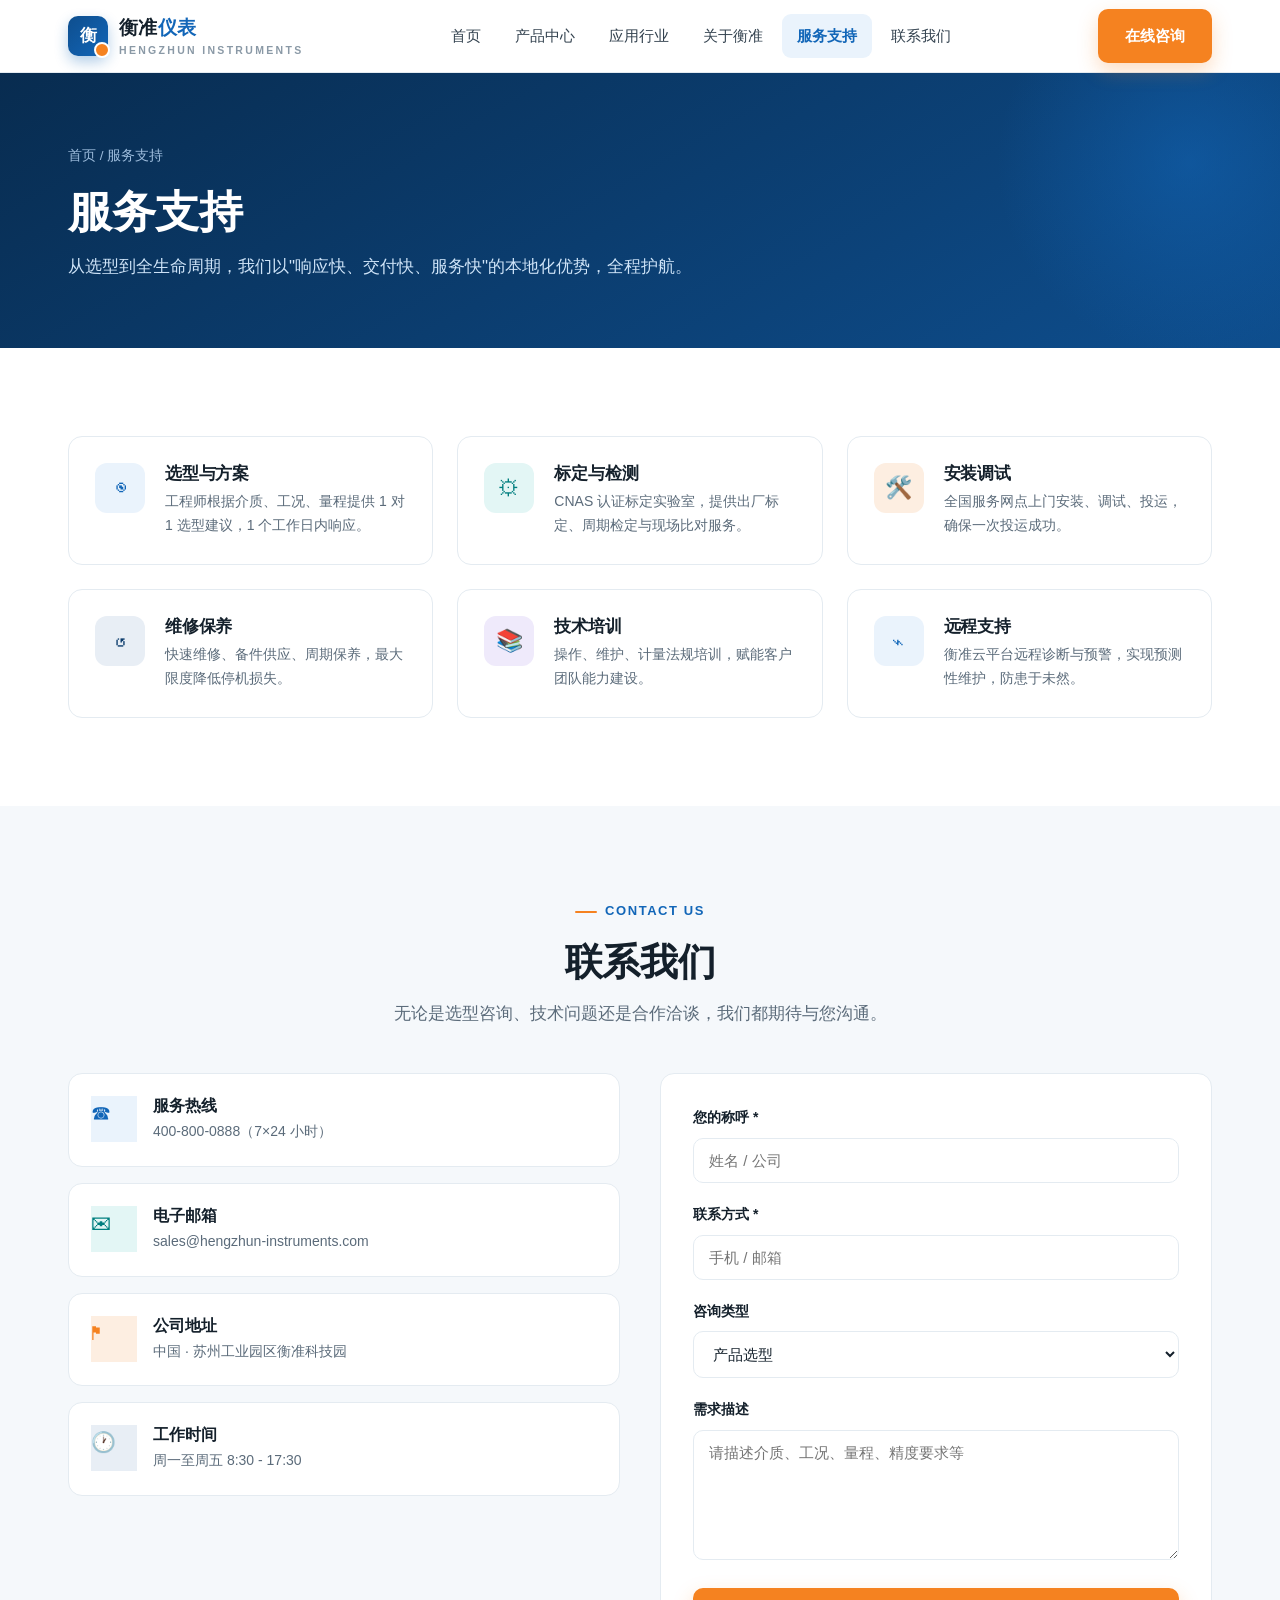
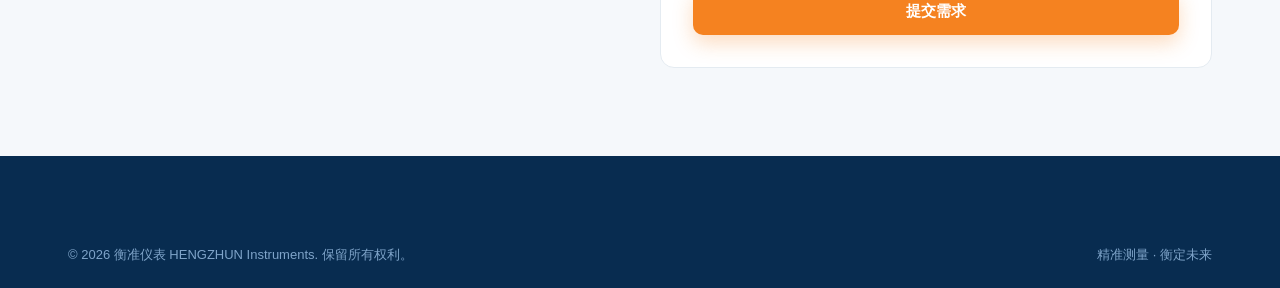
<file: service.html>
<!DOCTYPE html>
<html lang="zh-CN">
<head>
<meta charset="UTF-8">
<meta name="viewport" content="width=device-width, initial-scale=1.0">
<title>服务支持与联系我们 — 衡准仪表 HENGZHUN</title>
<meta name="description" content="衡准仪表服务支持：选型、标定、安装调试、维修保养、技术培训，全国服务网络。">
<link rel="stylesheet" href="assets/style.css">
</head>
<body>

<header class="header">
  <div class="container nav">
    <a href="index.html" class="brand">
      <span class="brand-mark">衡</span>
      <span><span class="brand-name">衡准<b>仪表</b></span><span class="brand-en">HENGZHUN INSTRUMENTS</span></span>
    </a>
    <nav class="nav-links">
      <a href="index.html">首页</a>
      <a href="products.html">产品中心</a>
      <a href="industries.html">应用行业</a>
      <a href="about.html">关于衡准</a>
      <a href="service.html" class="active">服务支持</a>
      <a href="service.html#contact">联系我们</a>
    </nav>
    <div class="nav-cta">
      <a href="service.html#contact" class="btn btn-primary">在线咨询</a>
    </div>
    <button class="nav-toggle" aria-label="菜单"><span></span><span></span><span></span></button>
  </div>
</header>

<section class="page-hero">
  <div class="container">
    <div class="breadcrumb"><a href="index.html">首页</a> / 服务支持</div>
    <h1>服务支持</h1>
    <p>从选型到全生命周期，我们以"响应快、交付快、服务快"的本地化优势，全程护航。</p>
  </div>
</section>

<section class="section">
  <div class="container">
    <div class="grid grid-3">
      <div class="feature"><div class="f-icon icon-blue">◉</div><div><h4>选型与方案</h4><p>工程师根据介质、工况、量程提供 1 对 1 选型建议，1 个工作日内响应。</p></div></div>
      <div class="feature"><div class="f-icon icon-teal">⚙</div><div><h4>标定与检测</h4><p>CNAS 认证标定实验室，提供出厂标定、周期检定与现场比对服务。</p></div></div>
      <div class="feature"><div class="f-icon icon-orange">🛠️</div><div><h4>安装调试</h4><p>全国服务网点上门安装、调试、投运，确保一次投运成功。</p></div></div>
      <div class="feature"><div class="f-icon icon-navy">↺</div><div><h4>维修保养</h4><p>快速维修、备件供应、周期保养，最大限度降低停机损失。</p></div></div>
      <div class="feature"><div class="f-icon icon-purple">📚</div><div><h4>技术培训</h4><p>操作、维护、计量法规培训，赋能客户团队能力建设。</p></div></div>
      <div class="feature"><div class="f-icon icon-blue">⌁</div><div><h4>远程支持</h4><p>衡准云平台远程诊断与预警，实现预测性维护，防患于未然。</p></div></div>
    </div>
  </div>
</section>

<section class="section section--soft" id="contact">
  <div class="container">
    <div class="center" style="margin-bottom:44px">
      <span class="eyebrow">Contact Us</span>
      <h2 class="section-title">联系我们</h2>
      <p class="section-sub">无论是选型咨询、技术问题还是合作洽谈，我们都期待与您沟通。</p>
    </div>
    <div class="contact-grid">
      <div>
        <div class="contact-card"><div class="icon icon-blue">☎</div><div><h4>服务热线</h4><p>400-800-0888（7×24 小时）</p></div></div>
        <div class="contact-card"><div class="icon icon-teal">✉</div><div><h4>电子邮箱</h4><p>sales@hengzhun-instruments.com</p></div></div>
        <div class="contact-card"><div class="icon icon-orange">⚑</div><div><h4>公司地址</h4><p>中国 · 苏州工业园区衡准科技园</p></div></div>
        <div class="contact-card"><div class="icon icon-navy">🕐</div><div><h4>工作时间</h4><p>周一至周五 8:30 - 17:30</p></div></div>
      </div>
      <form class="card" style="padding:32px">
        <div class="form-group"><label>您的称呼 *</label><input type="text" placeholder="姓名 / 公司"></div>
        <div class="form-group"><label>联系方式 *</label><input type="text" placeholder="手机 / 邮箱"></div>
        <div class="form-group"><label>咨询类型</label>
          <select><option>产品选型</option><option>技术咨询</option><option>售后服务</option><option>合作洽谈</option></select>
        </div>
        <div class="form-group"><label>需求描述</label><textarea placeholder="请描述介质、工况、量程、精度要求等"></textarea></div>
        <button type="button" class="btn btn-primary" style="width:100%;justify-content:center">提交需求</button>
      </form>
    </div>
  </div>
</section>

<footer class="footer">
  <div class="container">
    <div class="footer-bottom" style="border-top:none">
      <span>© 2026 衡准仪表 HENGZHUN Instruments. 保留所有权利。</span>
      <span>精准测量 · 衡定未来</span>
    </div>
  </div>
</footer>

</body>
</html>
</file>
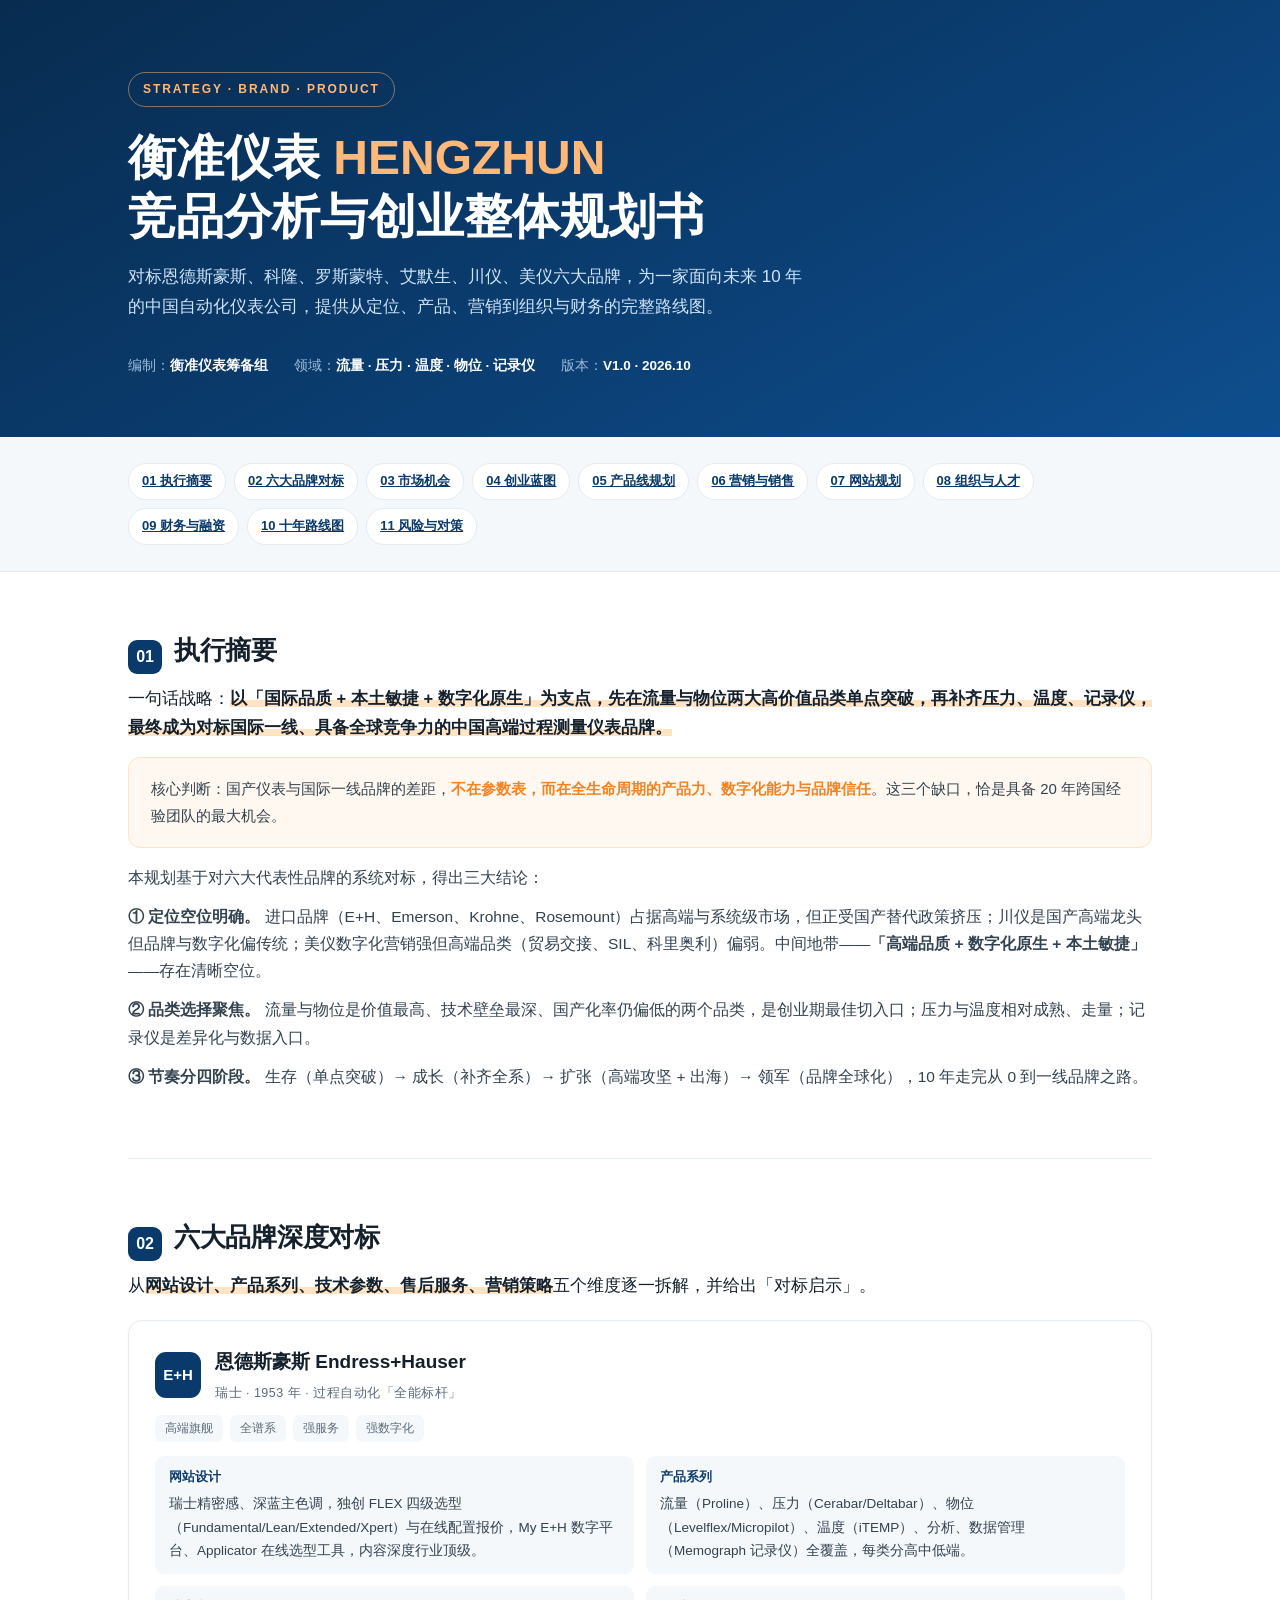
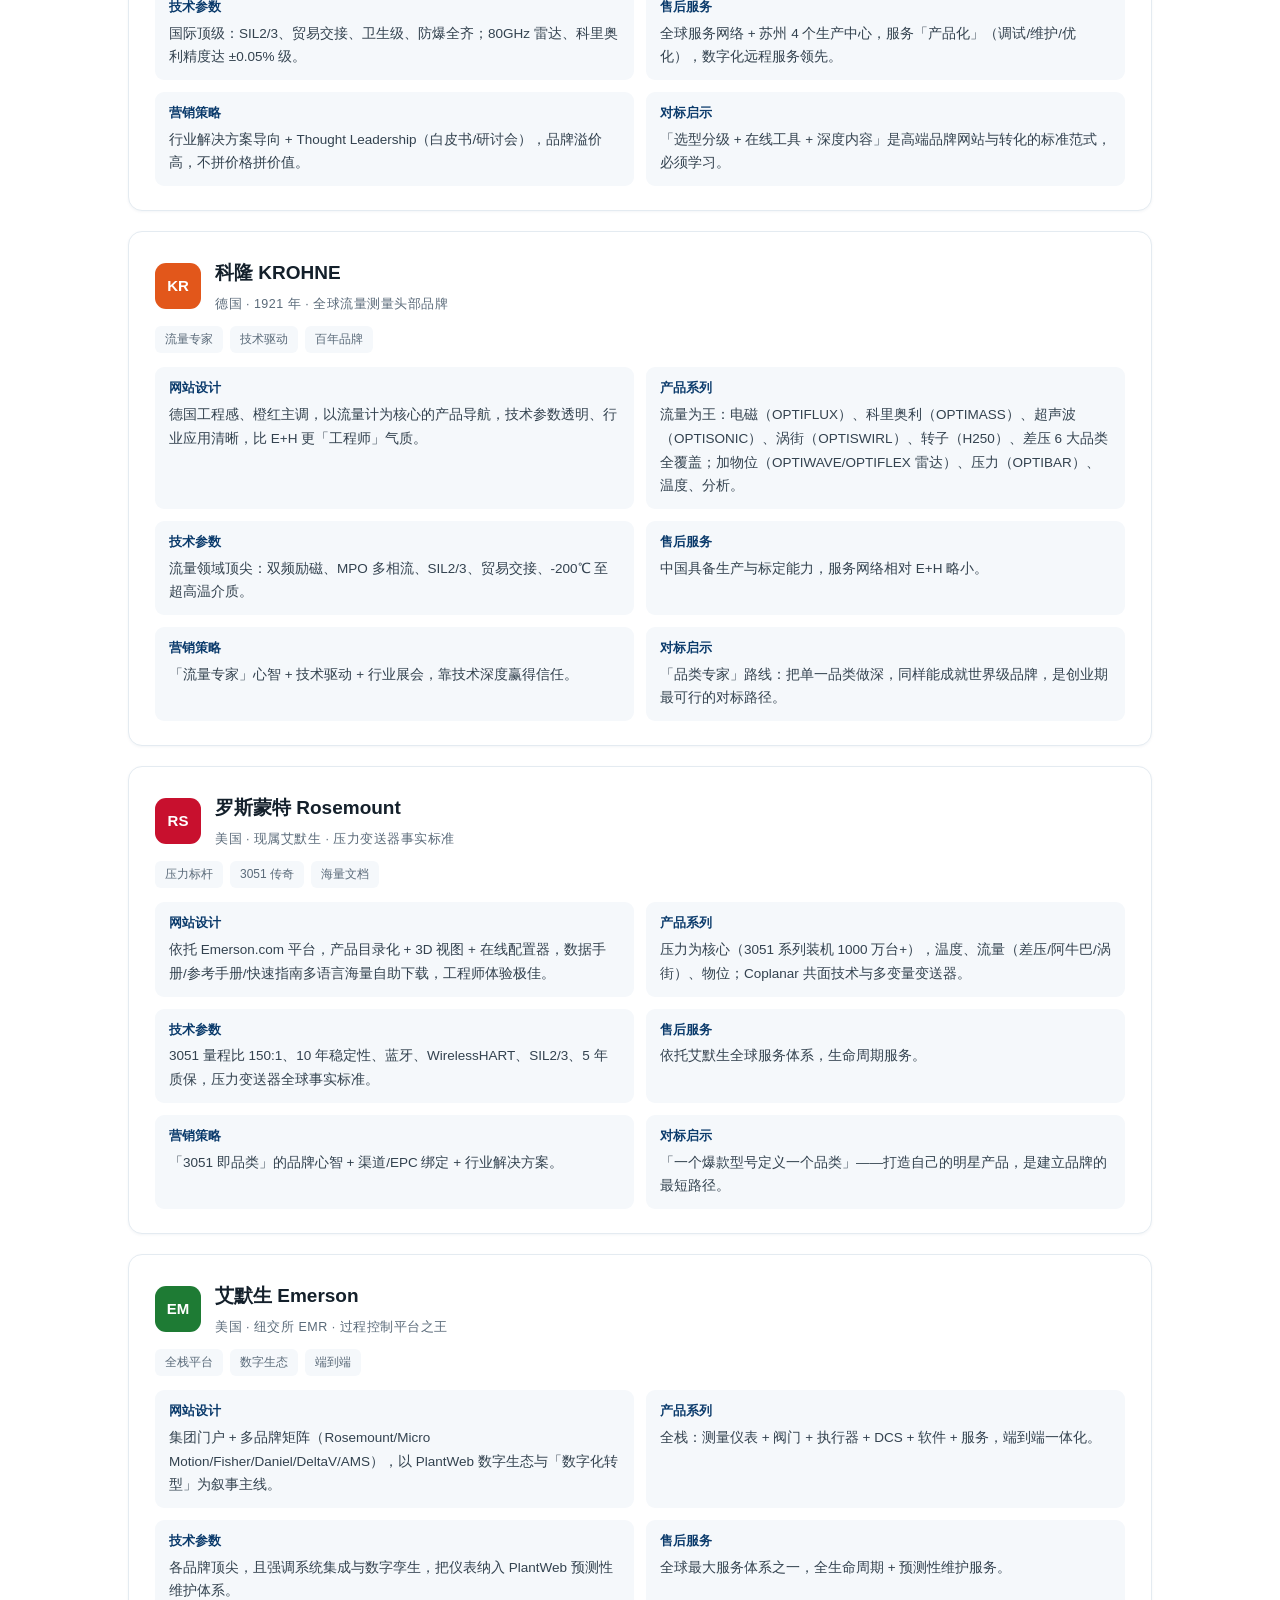
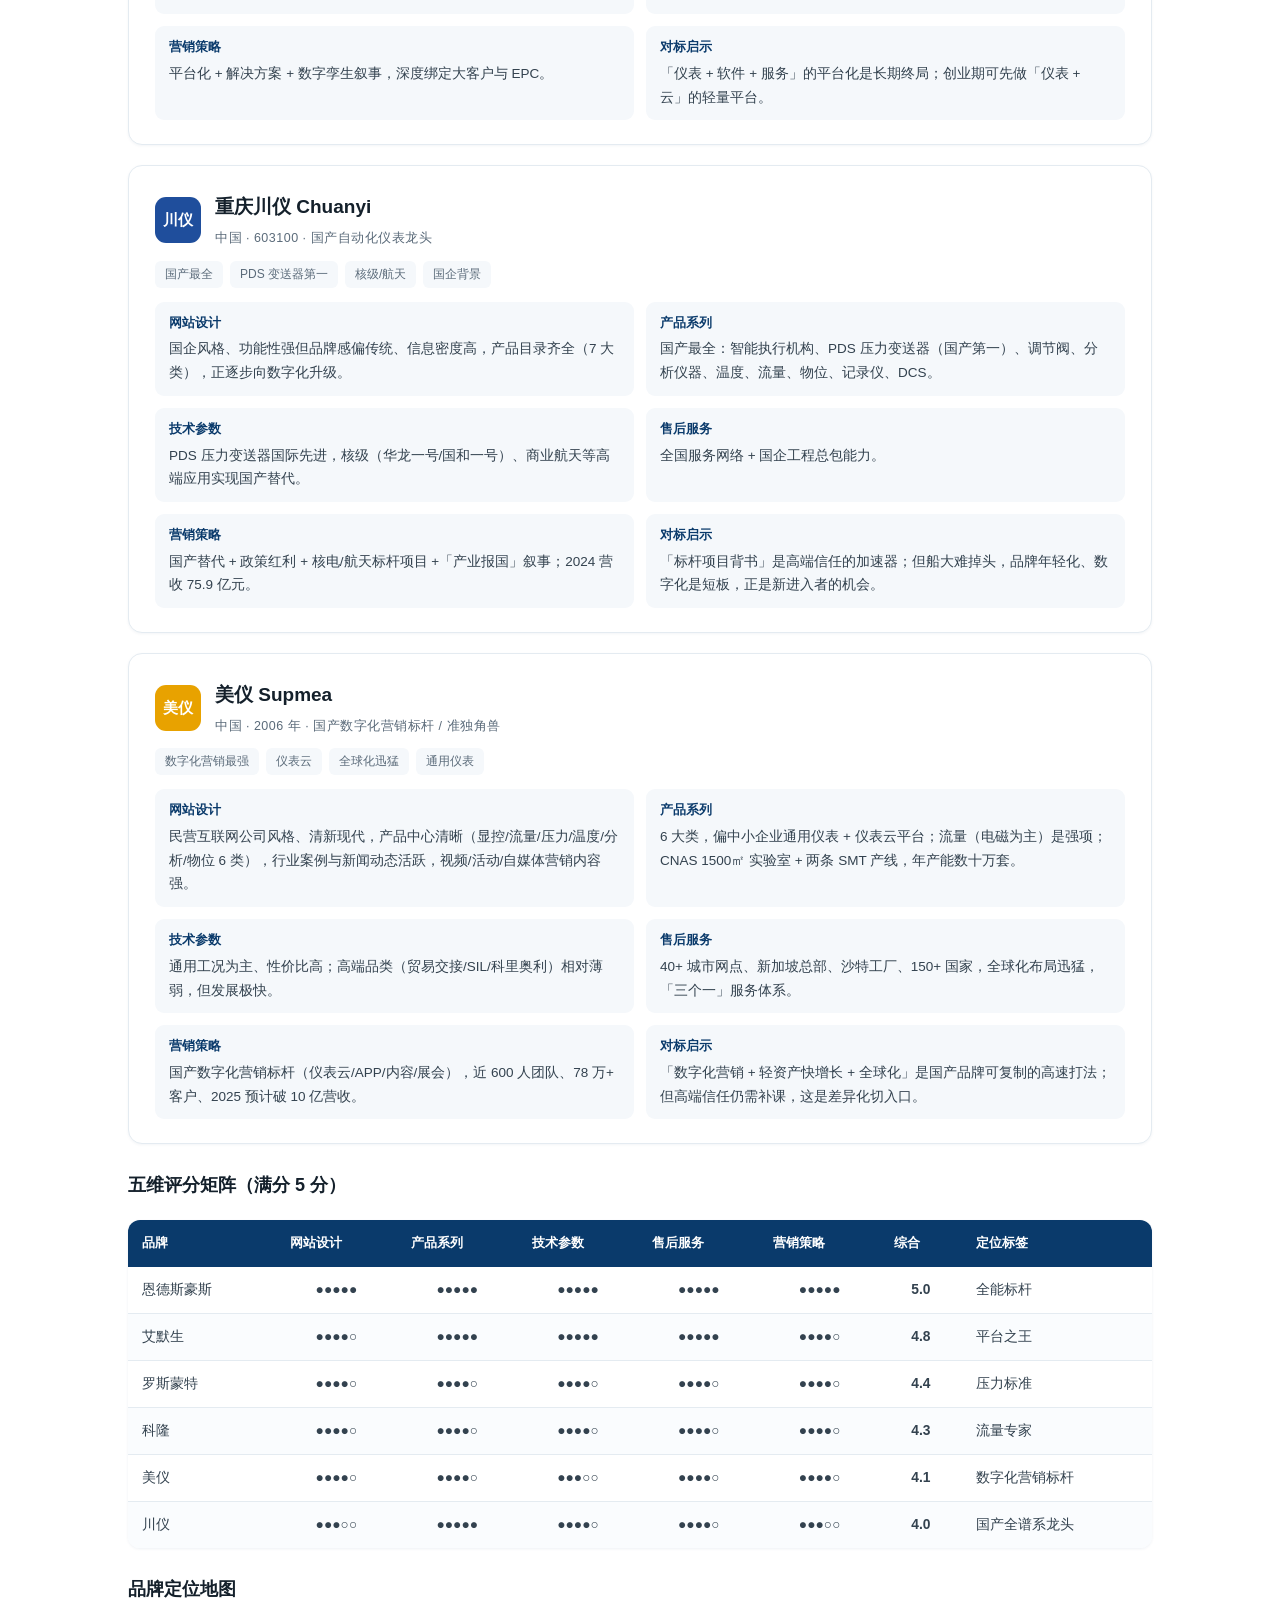
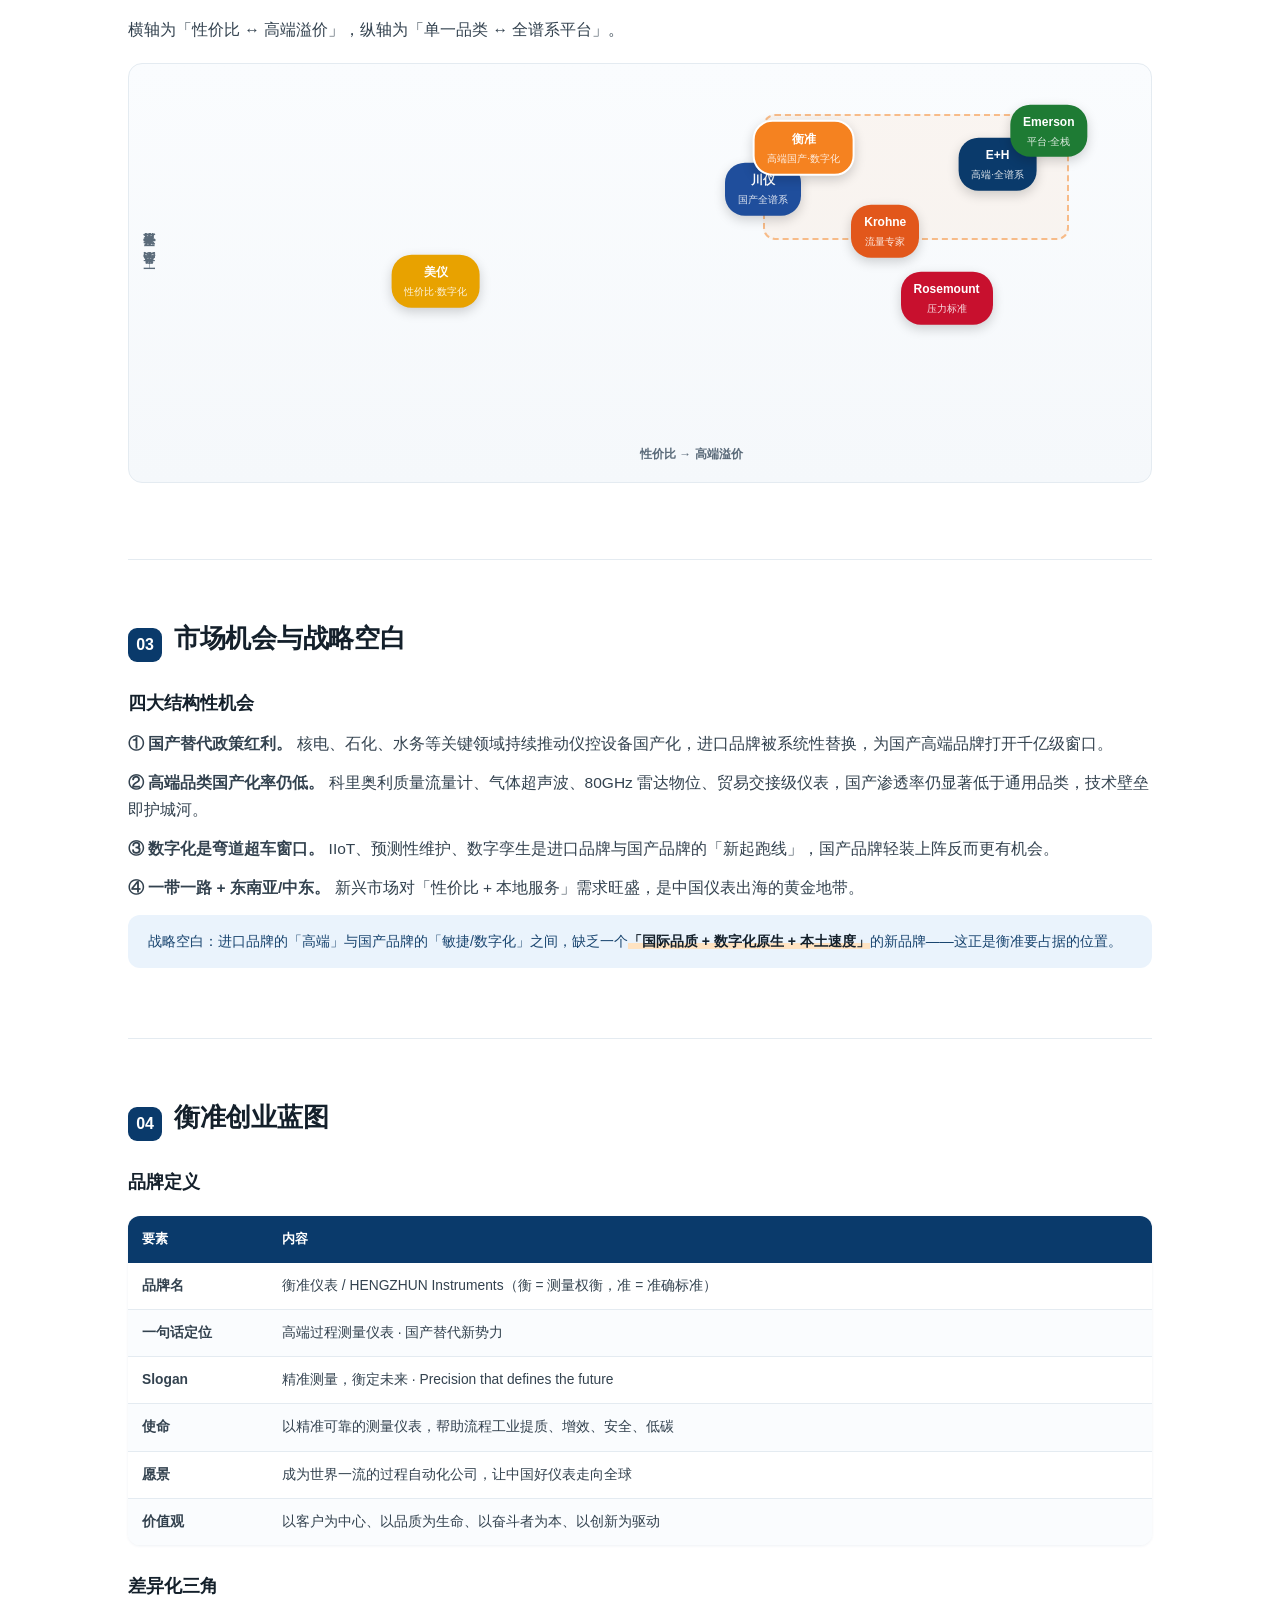
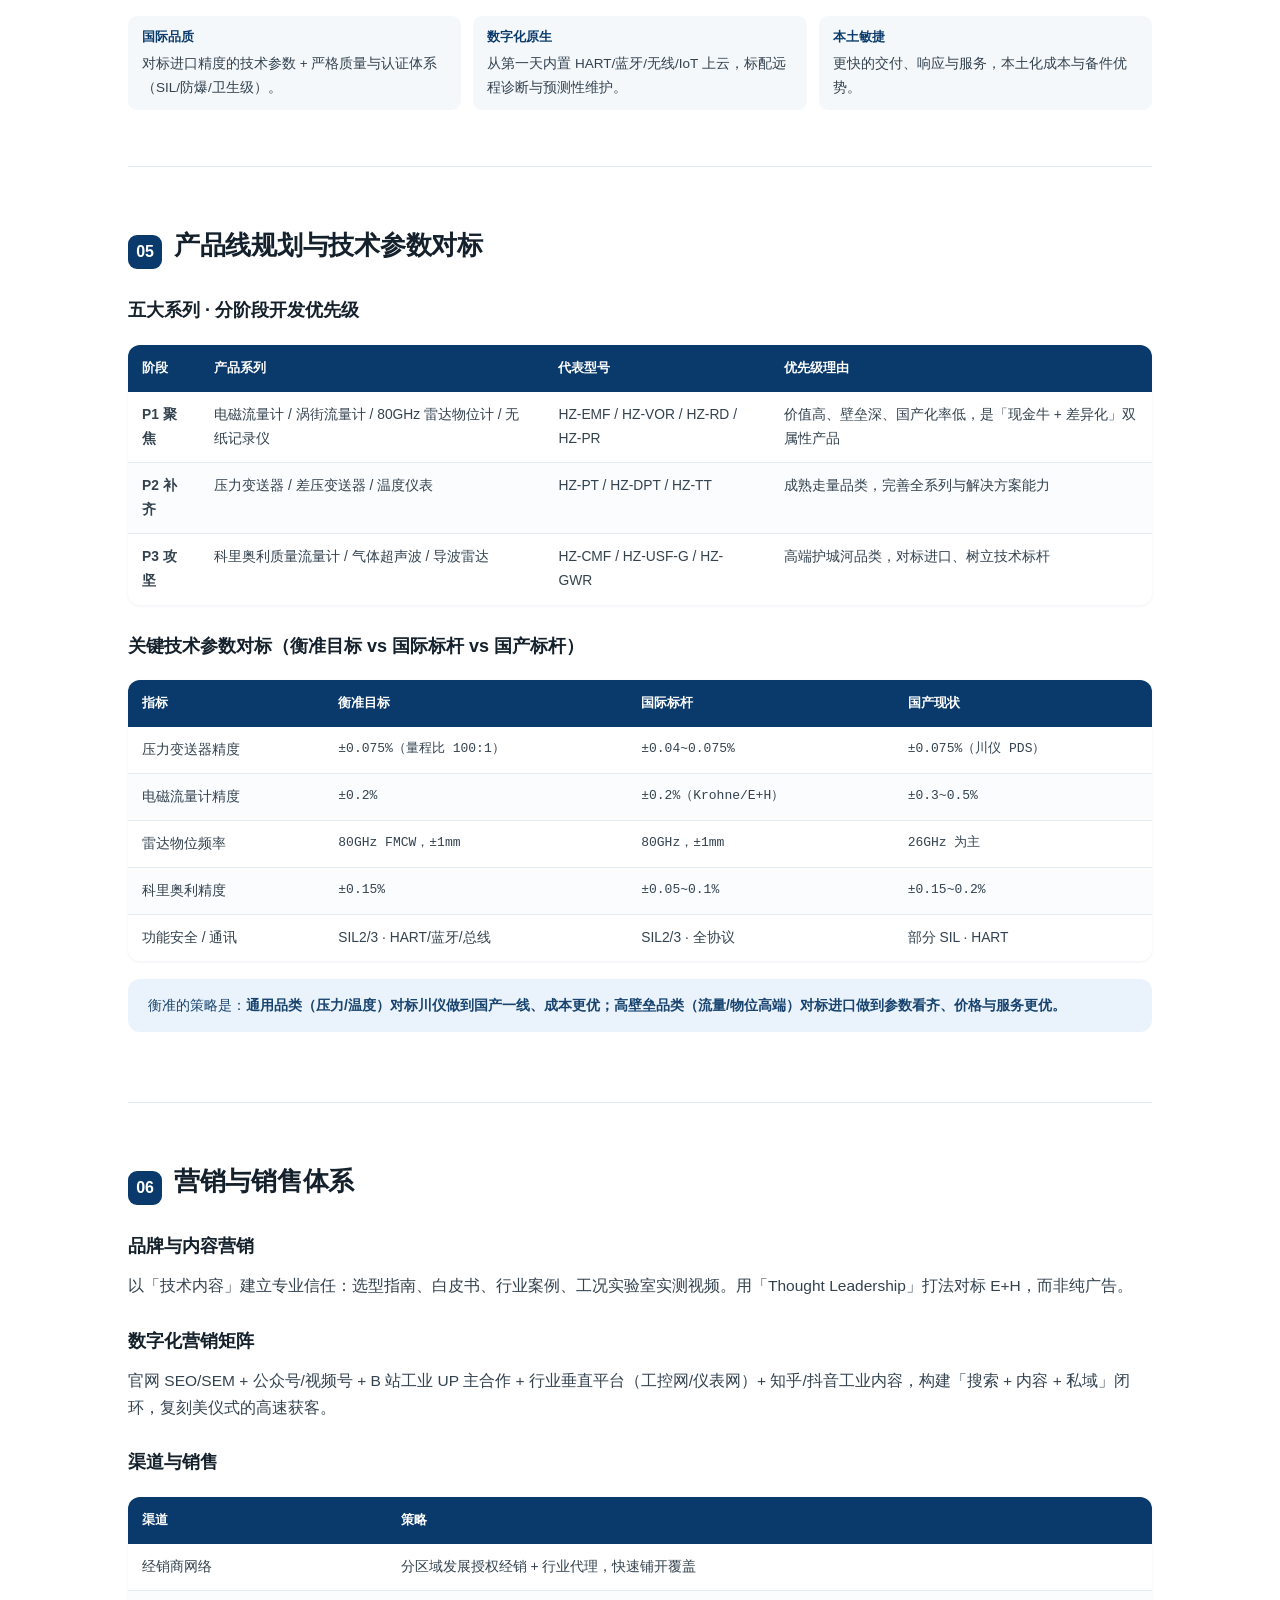
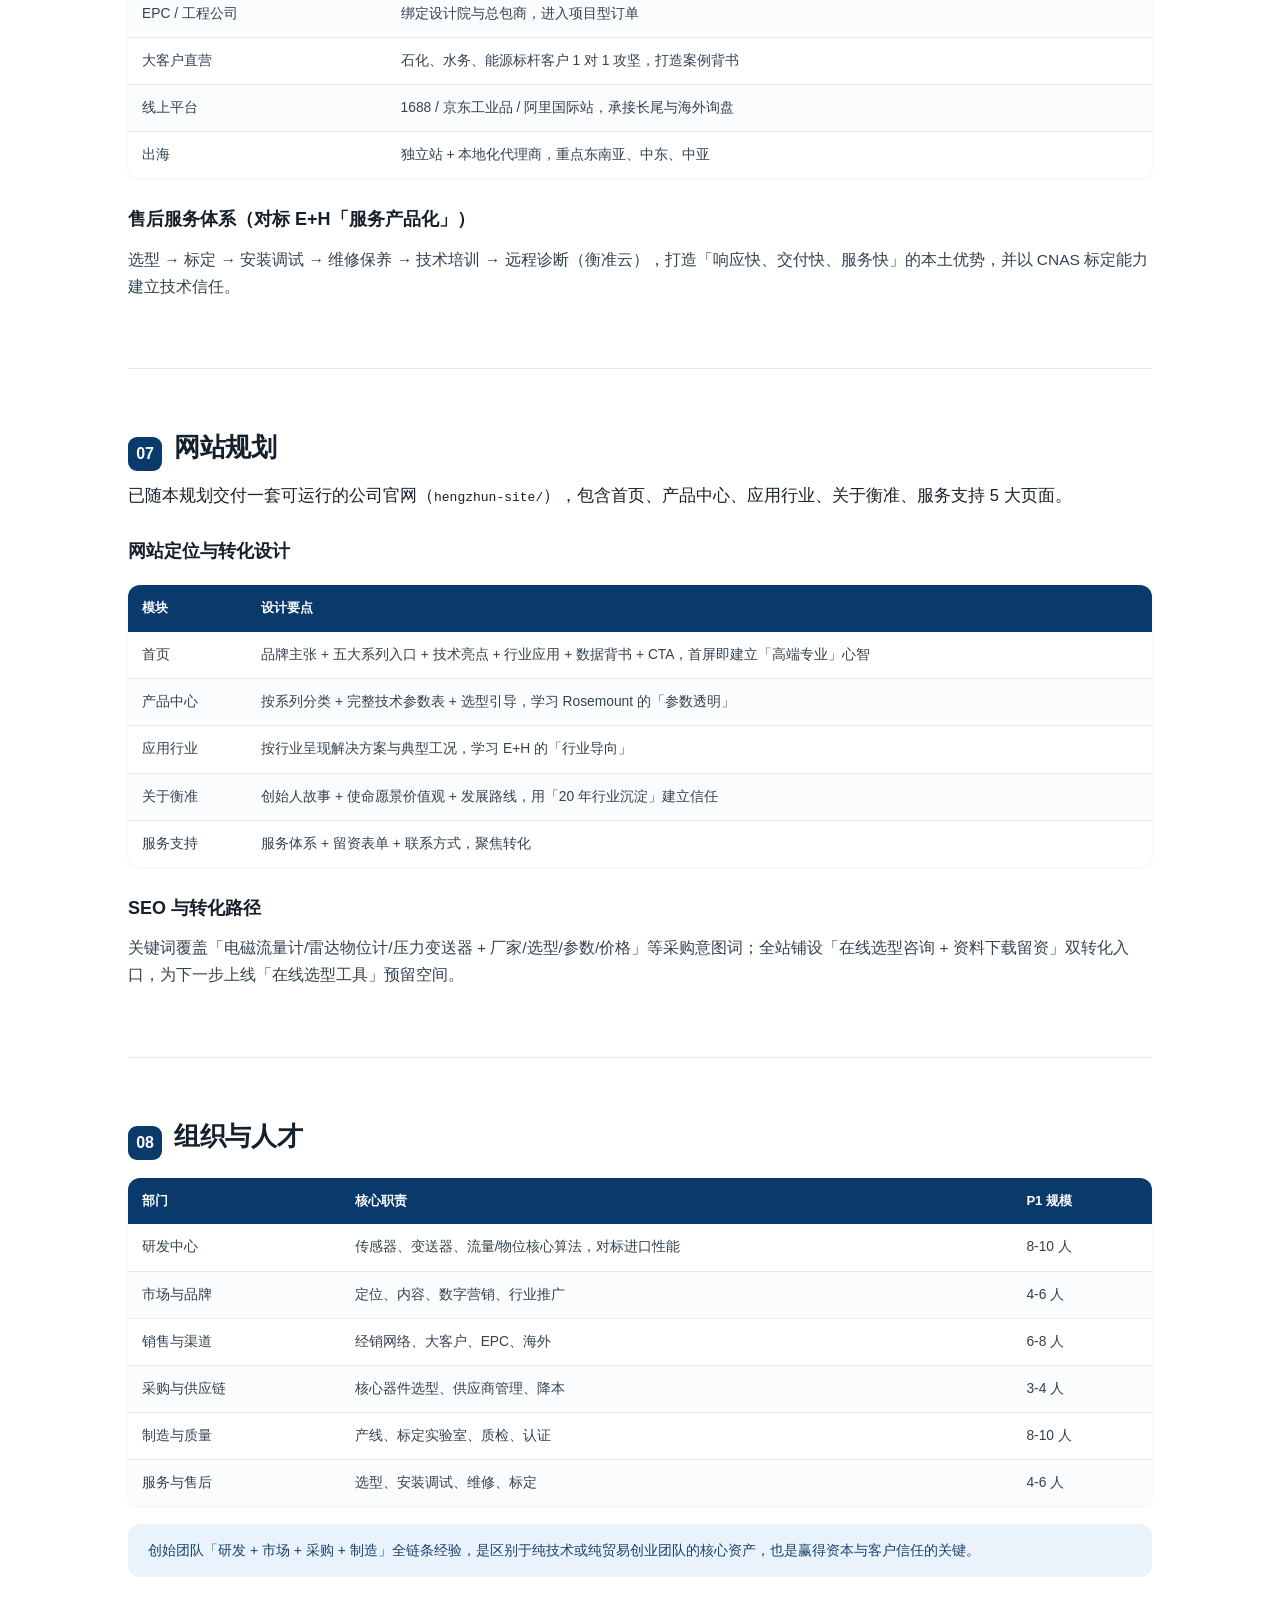
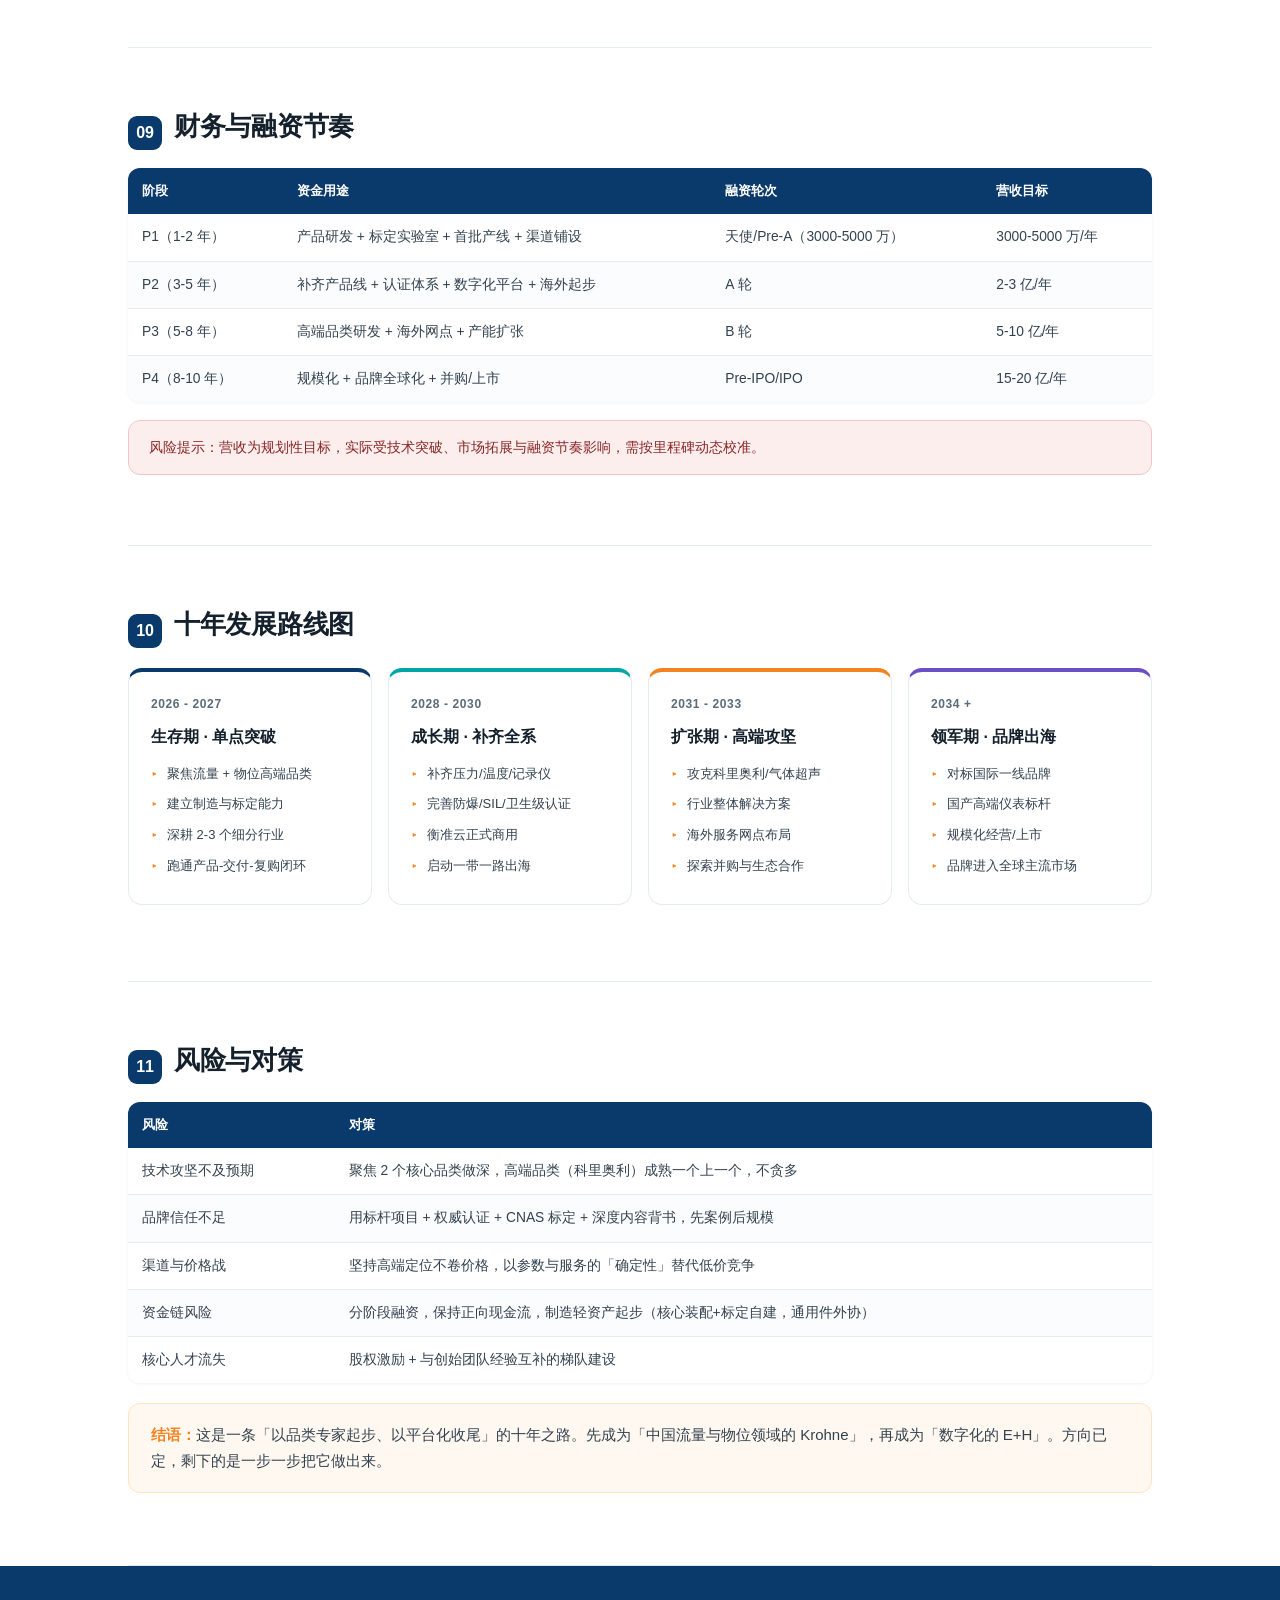
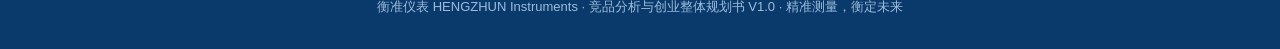
<file: 衡准-竞品分析与创业规划书.html>
<!DOCTYPE html>
<html lang="zh-CN">
<head>
<meta charset="UTF-8">
<meta name="viewport" content="width=device-width, initial-scale=1.0">
<title>衡准仪表 · 竞品分析与创业整体规划书</title>
<style>
:root{
  --navy:#0A3A6B;--blue:#1266B8;--sky:#EAF3FC;--teal:#00A6A6;--orange:#F58220;
  --ink:#14202B;--body:#33424F;--gray:#5B6B7A;--line:#E4EBF1;--bg-soft:#F5F8FB;
}
*{margin:0;padding:0;box-sizing:border-box}
body{font-family:"PingFang SC","Microsoft YaHei",-apple-system,"Segoe UI",Roboto,sans-serif;color:var(--body);line-height:1.75;font-size:15.5px;background:#fff}
.wrap{max-width:1080px;margin:0 auto;padding:0 28px}

/* 封面 */
.cover{background:linear-gradient(150deg,#082C50,#0A3A6B 45%,#0E4E8E);color:#fff;padding:72px 0 60px}
.cover .tag{display:inline-block;font-size:12px;font-weight:700;letter-spacing:.16em;color:#ffb877;border:1px solid rgba(255,184,119,.5);padding:6px 14px;border-radius:20px;margin-bottom:22px}
.cover h1{font-size:clamp(30px,4.4vw,48px);line-height:1.22;color:#fff;margin-bottom:16px}
.cover h1 em{font-style:normal;color:#ffb877}
.cover .sub{font-size:17px;color:#cfe4f8;max-width:680px}
.cover .meta{display:flex;gap:26px;margin-top:32px;flex-wrap:wrap;font-size:13.5px;color:#9dbcdc}
.cover .meta b{color:#fff;font-weight:600}

/* 目录 */
.toc{background:var(--bg-soft);border-bottom:1px solid var(--line);padding:26px 0;position:sticky;top:0;z-index:10;backdrop-filter:blur(8px)}
.toc .wrap{display:flex;flex-wrap:wrap;gap:8px}
.toc a{font-size:13px;font-weight:600;color:var(--navy);padding:6px 13px;border-radius:18px;background:#fff;border:1px solid var(--line);transition:.18s}
.toc a:hover{background:var(--navy);color:#fff}

/* 正文 */
section{padding:56px 0;border-bottom:1px solid var(--line)}
h2{font-size:26px;color:var(--ink);margin-bottom:10px;letter-spacing:-.01em}
h2 .no{display:inline-flex;align-items:center;justify-content:center;width:34px;height:34px;border-radius:9px;background:var(--navy);color:#fff;font-size:16px;margin-right:12px;vertical-align:-3px}
h3{font-size:18px;color:var(--ink);margin:26px 0 10px}
p{margin-bottom:12px}
.lead{font-size:16.5px;color:var(--ink);font-weight:500}
.hl{background:linear-gradient(transparent 62%,#ffe3c2 62%);font-weight:600;color:var(--ink)}
.key{background:#fff8f0;border:1px solid #ffe3c2;border-radius:12px;padding:18px 22px;margin:16px 0;font-size:15px}
.key b{color:var(--orange)}
.note{background:var(--sky);border-radius:12px;padding:14px 20px;margin:14px 0;font-size:14px;color:#17436e}
.warn{background:#fdeeee;border:1px solid #f5c6c6;border-radius:12px;padding:14px 20px;margin:14px 0;font-size:14px;color:#8a2626}

/* 表格 */
table{width:100%;border-collapse:collapse;margin:18px 0;font-size:13.8px;background:#fff;border-radius:12px;overflow:hidden;box-shadow:0 1px 3px rgba(10,58,107,.07)}
th{background:var(--navy);color:#fff;text-align:left;padding:12px 14px;font-weight:600;font-size:13px}
td{padding:11px 14px;border-bottom:1px solid var(--line);vertical-align:top}
tr:last-child td{border-bottom:none}
tr:nth-child(even) td{background:#FAFCFE}
td.c{text-align:center}
.mono{font-family:ui-monospace,Consolas,monospace;font-size:13px}

/* 评分点 */
.dot{display:inline-block;width:9px;height:9px;border-radius:50%;margin-right:3px}
.d5{background:var(--teal)}.d4{background:#4fb3b3}.d3{background:var(--orange)}.d2{background:#e08a4a}

/* 品牌卡 */
.brand-card{border:1px solid var(--line);border-radius:14px;padding:24px 26px;margin:20px 0;background:#fff;box-shadow:0 1px 3px rgba(10,58,107,.05)}
.brand-card .b-head{display:flex;align-items:center;gap:14px;margin-bottom:8px}
.brand-card .b-logo{width:46px;height:46px;border-radius:11px;display:grid;place-items:center;color:#fff;font-weight:800;font-size:15px;flex:0 0 auto}
.brand-card h3{margin:0;font-size:19px}
.brand-card .b-sub{font-size:12.5px;color:var(--gray);letter-spacing:.04em}
.brand-card .b-tags{margin-top:10px;display:flex;flex-wrap:wrap;gap:7px}
.brand-card .b-tags span{font-size:12px;padding:3px 10px;border-radius:6px;background:var(--bg-soft);color:var(--gray)}
.brand-card .b-take{border-left:3px solid var(--orange);background:#fff8f0;padding:10px 16px;margin-top:14px;font-size:14px;border-radius:0 8px 8px 0}
.brand-card .b-take b{color:var(--orange)}
.grid-dims{display:grid;grid-template-columns:1fr 1fr;gap:12px;margin-top:14px}
.dim{font-size:13.5px;background:var(--bg-soft);border-radius:9px;padding:11px 14px}
.dim b{display:block;color:var(--navy);font-size:12.5px;margin-bottom:3px}

/* 定位图 */
.posmap{position:relative;height:420px;border:1px solid var(--line);border-radius:14px;background:linear-gradient(180deg,#fafcfe,#f5f8fb);margin:20px 0;overflow:hidden}
.posmap .axis-x{position:absolute;left:8%;right:8%;top:50%;height:1px;background:var(--line)}
.posmap .axis-y{position:absolute;top:8%;bottom:8%;left:50%;width:1px;background:var(--line)}
.posmap .ax-label{position:absolute;font-size:12px;color:var(--gray);font-weight:600}
.posmap .zone{position:absolute;border:2px dashed rgba(245,130,32,.5);border-radius:12px;background:rgba(245,130,32,.06);left:62%;top:12%;width:30%;height:30%}
.posmap .zone-label{position:absolute;left:63%;top:15%;font-size:12.5px;font-weight:700;color:var(--orange)}
.pin{position:absolute;transform:translate(-50%,-50%);text-align:center;font-size:12px;font-weight:700;color:#fff;padding:7px 13px;border-radius:20px;box-shadow:0 4px 12px rgba(0,0,0,.18);white-space:nowrap}
.pin small{display:block;font-size:10px;font-weight:400;opacity:.85}

/* 路线图 */
.road{display:grid;grid-template-columns:repeat(4,1fr);gap:16px;margin:20px 0}
.road .ph{background:#fff;border:1px solid var(--line);border-radius:14px;padding:22px;border-top:4px solid var(--navy)}
.road .ph.ph2{border-top-color:var(--teal)}.road .ph.ph3{border-top-color:var(--orange)}.road .ph.ph4{border-top-color:#6C4EC7}
.road .ph .yr{font-size:12px;font-weight:700;color:var(--gray);letter-spacing:.05em}
.road .ph h4{font-size:16px;color:var(--ink);margin:8px 0}
.road .ph ul{list-style:none;font-size:13px;color:var(--body)}
.road .ph ul li{padding:4px 0 4px 16px;position:relative}
.road .ph ul li::before{content:"▸";position:absolute;left:0;color:var(--orange)}

.footer{background:var(--navy);color:#9dbcdc;padding:30px 0;font-size:13px;text-align:center}
@media(max-width:760px){.grid-dims,.road{grid-template-columns:1fr}.posmap{height:340px}}
</style>
</head>
<body>

<!-- 封面 -->
<div class="cover">
  <div class="wrap">
    <span class="tag">STRATEGY · BRAND · PRODUCT</span>
    <h1>衡准仪表 <em>HENGZHUN</em><br>竞品分析与创业整体规划书</h1>
    <p class="sub">对标恩德斯豪斯、科隆、罗斯蒙特、艾默生、川仪、美仪六大品牌，为一家面向未来 10 年的中国自动化仪表公司，提供从定位、产品、营销到组织与财务的完整路线图。</p>
    <div class="meta">
      <span>编制：<b>衡准仪表筹备组</b></span>
      <span>领域：<b>流量 · 压力 · 温度 · 物位 · 记录仪</b></span>
      <span>版本：<b>V1.0 · 2026.10</b></span>
    </div>
  </div>
</div>

<!-- 目录 -->
<div class="toc">
  <div class="wrap">
    <a href="#s1">01 执行摘要</a>
    <a href="#s2">02 六大品牌对标</a>
    <a href="#s3">03 市场机会</a>
    <a href="#s4">04 创业蓝图</a>
    <a href="#s5">05 产品线规划</a>
    <a href="#s6">06 营销与销售</a>
    <a href="#s7">07 网站规划</a>
    <a href="#s8">08 组织与人才</a>
    <a href="#s9">09 财务与融资</a>
    <a href="#s10">10 十年路线图</a>
    <a href="#s11">11 风险与对策</a>
  </div>
</div>

<div class="wrap">

<!-- 01 执行摘要 -->
<section id="s1">
  <h2><span class="no">01</span>执行摘要</h2>
  <p class="lead">一句话战略：<span class="hl">以「国际品质 + 本土敏捷 + 数字化原生」为支点，先在流量与物位两大高价值品类单点突破，再补齐压力、温度、记录仪，最终成为对标国际一线、具备全球竞争力的中国高端过程测量仪表品牌。</span></p>
  <div class="key">核心判断：国产仪表与国际一线品牌的差距，<b>不在参数表，而在全生命周期的产品力、数字化能力与品牌信任</b>。这三个缺口，恰是具备 20 年跨国经验团队的最大机会。</div>
  <p>本规划基于对六大代表性品牌的系统对标，得出三大结论：</p>
  <p><b>① 定位空位明确。</b> 进口品牌（E+H、Emerson、Krohne、Rosemount）占据高端与系统级市场，但正受国产替代政策挤压；川仪是国产高端龙头但品牌与数字化偏传统；美仪数字化营销强但高端品类（贸易交接、SIL、科里奥利）偏弱。中间地带——<b>「高端品质 + 数字化原生 + 本土敏捷」</b>——存在清晰空位。</p>
  <p><b>② 品类选择聚焦。</b> 流量与物位是价值最高、技术壁垒最深、国产化率仍偏低的两个品类，是创业期最佳切入口；压力与温度相对成熟、走量；记录仪是差异化与数据入口。</p>
  <p><b>③ 节奏分四阶段。</b> 生存（单点突破）→ 成长（补齐全系）→ 扩张（高端攻坚 + 出海）→ 领军（品牌全球化），10 年走完从 0 到一线品牌之路。</p>
</section>

<!-- 02 六大品牌对标 -->
<section id="s2">
  <h2><span class="no">02</span>六大品牌深度对标</h2>
  <p class="lead">从<span class="hl">网站设计、产品系列、技术参数、售后服务、营销策略</span>五个维度逐一拆解，并给出「对标启示」。</p>

  <!-- E+H -->
  <div class="brand-card">
    <div class="b-head"><span class="b-logo" style="background:#0A3A6B">E+H</span><div><h3>恩德斯豪斯 Endress+Hauser</h3><span class="b-sub">瑞士 · 1953 年 · 过程自动化「全能标杆」</span></div></div>
    <div class="b-tags"><span>高端旗舰</span><span>全谱系</span><span>强服务</span><span>强数字化</span></div>
    <div class="grid-dims">
      <div class="dim"><b>网站设计</b>瑞士精密感、深蓝主色调，独创 FLEX 四级选型（Fundamental/Lean/Extended/Xpert）与在线配置报价，My E+H 数字平台、Applicator 在线选型工具，内容深度行业顶级。</div>
      <div class="dim"><b>产品系列</b>流量（Proline）、压力（Cerabar/Deltabar）、物位（Levelflex/Micropilot）、温度（iTEMP）、分析、数据管理（Memograph 记录仪）全覆盖，每类分高中低端。</div>
      <div class="dim"><b>技术参数</b>国际顶级：SIL2/3、贸易交接、卫生级、防爆全齐；80GHz 雷达、科里奥利精度达 ±0.05% 级。</div>
      <div class="dim"><b>售后服务</b>全球服务网络 + 苏州 4 个生产中心，服务「产品化」（调试/维护/优化），数字化远程服务领先。</div>
      <div class="dim"><b>营销策略</b>行业解决方案导向 + Thought Leadership（白皮书/研讨会），品牌溢价高，不拼价格拼价值。</div>
      <div class="dim"><b>对标启示</b>「选型分级 + 在线工具 + 深度内容」是高端品牌网站与转化的标准范式，必须学习。</div>
    </div>
  </div>

  <!-- Krohne -->
  <div class="brand-card">
    <div class="b-head"><span class="b-logo" style="background:#E2571B">KR</span><div><h3>科隆 KROHNE</h3><span class="b-sub">德国 · 1921 年 · 全球流量测量头部品牌</span></div></div>
    <div class="b-tags"><span>流量专家</span><span>技术驱动</span><span>百年品牌</span></div>
    <div class="grid-dims">
      <div class="dim"><b>网站设计</b>德国工程感、橙红主调，以流量计为核心的产品导航，技术参数透明、行业应用清晰，比 E+H 更「工程师」气质。</div>
      <div class="dim"><b>产品系列</b>流量为王：电磁（OPTIFLUX）、科里奥利（OPTIMASS）、超声波（OPTISONIC）、涡街（OPTISWIRL）、转子（H250）、差压 6 大品类全覆盖；加物位（OPTIWAVE/OPTIFLEX 雷达）、压力（OPTIBAR）、温度、分析。</div>
      <div class="dim"><b>技术参数</b>流量领域顶尖：双频励磁、MPO 多相流、SIL2/3、贸易交接、-200℃ 至超高温介质。</div>
      <div class="dim"><b>售后服务</b>中国具备生产与标定能力，服务网络相对 E+H 略小。</div>
      <div class="dim"><b>营销策略</b>「流量专家」心智 + 技术驱动 + 行业展会，靠技术深度赢得信任。</div>
      <div class="dim"><b>对标启示</b>「品类专家」路线：把单一品类做深，同样能成就世界级品牌，是创业期最可行的对标路径。</div>
    </div>
  </div>

  <!-- Rosemount -->
  <div class="brand-card">
    <div class="b-head"><span class="b-logo" style="background:#C8102E">RS</span><div><h3>罗斯蒙特 Rosemount</h3><span class="b-sub">美国 · 现属艾默生 · 压力变送器事实标准</span></div></div>
    <div class="b-tags"><span>压力标杆</span><span>3051 传奇</span><span>海量文档</span></div>
    <div class="grid-dims">
      <div class="dim"><b>网站设计</b>依托 Emerson.com 平台，产品目录化 + 3D 视图 + 在线配置器，数据手册/参考手册/快速指南多语言海量自助下载，工程师体验极佳。</div>
      <div class="dim"><b>产品系列</b>压力为核心（3051 系列装机 1000 万台+），温度、流量（差压/阿牛巴/涡街）、物位；Coplanar 共面技术与多变量变送器。</div>
      <div class="dim"><b>技术参数</b>3051 量程比 150:1、10 年稳定性、蓝牙、WirelessHART、SIL2/3、5 年质保，压力变送器全球事实标准。</div>
      <div class="dim"><b>售后服务</b>依托艾默生全球服务体系，生命周期服务。</div>
      <div class="dim"><b>营销策略</b>「3051 即品类」的品牌心智 + 渠道/EPC 绑定 + 行业解决方案。</div>
      <div class="dim"><b>对标启示</b>「一个爆款型号定义一个品类」——打造自己的明星产品，是建立品牌的最短路径。</div>
    </div>
  </div>

  <!-- Emerson -->
  <div class="brand-card">
    <div class="b-head"><span class="b-logo" style="background:#1E7B34">EM</span><div><h3>艾默生 Emerson</h3><span class="b-sub">美国 · 纽交所 EMR · 过程控制平台之王</span></div></div>
    <div class="b-tags"><span>全栈平台</span><span>数字生态</span><span>端到端</span></div>
    <div class="grid-dims">
      <div class="dim"><b>网站设计</b>集团门户 + 多品牌矩阵（Rosemount/Micro Motion/Fisher/Daniel/DeltaV/AMS），以 PlantWeb 数字生态与「数字化转型」为叙事主线。</div>
      <div class="dim"><b>产品系列</b>全栈：测量仪表 + 阀门 + 执行器 + DCS + 软件 + 服务，端到端一体化。</div>
      <div class="dim"><b>技术参数</b>各品牌顶尖，且强调系统集成与数字孪生，把仪表纳入 PlantWeb 预测性维护体系。</div>
      <div class="dim"><b>售后服务</b>全球最大服务体系之一，全生命周期 + 预测性维护服务。</div>
      <div class="dim"><b>营销策略</b>平台化 + 解决方案 + 数字孪生叙事，深度绑定大客户与 EPC。</div>
      <div class="dim"><b>对标启示</b>「仪表 + 软件 + 服务」的平台化是长期终局；创业期可先做「仪表 + 云」的轻量平台。</div>
    </div>
  </div>

  <!-- 川仪 -->
  <div class="brand-card">
    <div class="b-head"><span class="b-logo" style="background:#1F4E9C">川仪</span><div><h3>重庆川仪 Chuanyi</h3><span class="b-sub">中国 · 603100 · 国产自动化仪表龙头</span></div></div>
    <div class="b-tags"><span>国产最全</span><span>PDS 变送器第一</span><span>核级/航天</span><span>国企背景</span></div>
    <div class="grid-dims">
      <div class="dim"><b>网站设计</b>国企风格、功能性强但品牌感偏传统、信息密度高，产品目录齐全（7 大类），正逐步向数字化升级。</div>
      <div class="dim"><b>产品系列</b>国产最全：智能执行机构、PDS 压力变送器（国产第一）、调节阀、分析仪器、温度、流量、物位、记录仪、DCS。</div>
      <div class="dim"><b>技术参数</b>PDS 压力变送器国际先进，核级（华龙一号/国和一号）、商业航天等高端应用实现国产替代。</div>
      <div class="dim"><b>售后服务</b>全国服务网络 + 国企工程总包能力。</div>
      <div class="dim"><b>营销策略</b>国产替代 + 政策红利 + 核电/航天标杆项目 +「产业报国」叙事；2024 营收 75.9 亿元。</div>
      <div class="dim"><b>对标启示</b>「标杆项目背书」是高端信任的加速器；但船大难掉头，品牌年轻化、数字化是短板，正是新进入者的机会。</div>
    </div>
  </div>

  <!-- 美仪 -->
  <div class="brand-card">
    <div class="b-head"><span class="b-logo" style="background:#E8A200">美仪</span><div><h3>美仪 Supmea</h3><span class="b-sub">中国 · 2006 年 · 国产数字化营销标杆 / 准独角兽</span></div></div>
    <div class="b-tags"><span>数字化营销最强</span><span>仪表云</span><span>全球化迅猛</span><span>通用仪表</span></div>
    <div class="grid-dims">
      <div class="dim"><b>网站设计</b>民营互联网公司风格、清新现代，产品中心清晰（显控/流量/压力/温度/分析/物位 6 类），行业案例与新闻动态活跃，视频/活动/自媒体营销内容强。</div>
      <div class="dim"><b>产品系列</b>6 大类，偏中小企业通用仪表 + 仪表云平台；流量（电磁为主）是强项；CNAS 1500㎡ 实验室 + 两条 SMT 产线，年产能数十万套。</div>
      <div class="dim"><b>技术参数</b>通用工况为主、性价比高；高端品类（贸易交接/SIL/科里奥利）相对薄弱，但发展极快。</div>
      <div class="dim"><b>售后服务</b>40+ 城市网点、新加坡总部、沙特工厂、150+ 国家，全球化布局迅猛，「三个一」服务体系。</div>
      <div class="dim"><b>营销策略</b>国产数字化营销标杆（仪表云/APP/内容/展会），近 600 人团队、78 万+ 客户、2025 预计破 10 亿营收。</div>
      <div class="dim"><b>对标启示</b>「数字化营销 + 轻资产快增长 + 全球化」是国产品牌可复制的高速打法；但高端信任仍需补课，这是差异化切入口。</div>
    </div>
  </div>

  <!-- 评分矩阵 -->
  <h3>五维评分矩阵（满分 5 分）</h3>
  <table>
    <thead><tr><th>品牌</th><th class="c">网站设计</th><th class="c">产品系列</th><th class="c">技术参数</th><th class="c">售后服务</th><th class="c">营销策略</th><th class="c">综合</th><th>定位标签</th></tr></thead>
    <tbody>
      <tr><td>恩德斯豪斯</td><td class="c">●●●●●</td><td class="c">●●●●●</td><td class="c">●●●●●</td><td class="c">●●●●●</td><td class="c">●●●●●</td><td class="c"><b>5.0</b></td><td>全能标杆</td></tr>
      <tr><td>艾默生</td><td class="c">●●●●○</td><td class="c">●●●●●</td><td class="c">●●●●●</td><td class="c">●●●●●</td><td class="c">●●●●○</td><td class="c"><b>4.8</b></td><td>平台之王</td></tr>
      <tr><td>罗斯蒙特</td><td class="c">●●●●○</td><td class="c">●●●●○</td><td class="c">●●●●○</td><td class="c">●●●●○</td><td class="c">●●●●○</td><td class="c"><b>4.4</b></td><td>压力标准</td></tr>
      <tr><td>科隆</td><td class="c">●●●●○</td><td class="c">●●●●○</td><td class="c">●●●●○</td><td class="c">●●●●○</td><td class="c">●●●●○</td><td class="c"><b>4.3</b></td><td>流量专家</td></tr>
      <tr><td>美仪</td><td class="c">●●●●○</td><td class="c">●●●●○</td><td class="c">●●●○○</td><td class="c">●●●●○</td><td class="c">●●●●○</td><td class="c"><b>4.1</b></td><td>数字化营销标杆</td></tr>
      <tr><td>川仪</td><td class="c">●●●○○</td><td class="c">●●●●●</td><td class="c">●●●●○</td><td class="c">●●●●○</td><td class="c">●●●○○</td><td class="c"><b>4.0</b></td><td>国产全谱系龙头</td></tr>
    </tbody>
  </table>

  <h3>品牌定位地图</h3>
  <p>横轴为「性价比 ↔ 高端溢价」，纵轴为「单一品类 ↔ 全谱系平台」。</p>
  <div class="posmap">
    <div class="ax-label" style="left:50%;bottom:4%">性价比 → 高端溢价</div>
    <div class="ax-label" style="top:46%;left:1%;writing-mode:vertical-rl;transform:rotate(180deg)">单一品类 → 全谱系平台</div>
    <div class="zone"></div>
    <div class="zone-label">衡准目标空位</div>
    <div class="pin" style="left:85%;top:24%;background:#0A3A6B">E+H<small>高端·全谱系</small></div>
    <div class="pin" style="left:90%;top:16%;background:#1E7B34">Emerson<small>平台·全栈</small></div>
    <div class="pin" style="left:74%;top:40%;background:#E2571B">Krohne<small>流量专家</small></div>
    <div class="pin" style="left:80%;top:56%;background:#C8102E">Rosemount<small>压力标准</small></div>
    <div class="pin" style="left:62%;top:30%;background:#1F4E9C">川仪<small>国产全谱系</small></div>
    <div class="pin" style="left:30%;top:52%;background:#E8A200">美仪<small>性价比·数字化</small></div>
    <div class="pin" style="left:66%;top:20%;background:var(--orange);border:2px solid #fff">衡准<small>高端国产·数字化</small></div>
  </div>
</section>

<!-- 03 市场机会 -->
<section id="s3">
  <h2><span class="no">03</span>市场机会与战略空白</h2>
  <h3>四大结构性机会</h3>
  <p><b>① 国产替代政策红利。</b> 核电、石化、水务等关键领域持续推动仪控设备国产化，进口品牌被系统性替换，为国产高端品牌打开千亿级窗口。</p>
  <p><b>② 高端品类国产化率仍低。</b> 科里奥利质量流量计、气体超声波、80GHz 雷达物位、贸易交接级仪表，国产渗透率仍显著低于通用品类，技术壁垒即护城河。</p>
  <p><b>③ 数字化是弯道超车窗口。</b> IIoT、预测性维护、数字孪生是进口品牌与国产品牌的「新起跑线」，国产品牌轻装上阵反而更有机会。</p>
  <p><b>④ 一带一路 + 东南亚/中东。</b> 新兴市场对「性价比 + 本地服务」需求旺盛，是中国仪表出海的黄金地带。</p>
  <div class="note">战略空白：进口品牌的「高端」与国产品牌的「敏捷/数字化」之间，缺乏一个<span class="hl">「国际品质 + 数字化原生 + 本土速度」</span>的新品牌——这正是衡准要占据的位置。</div>
</section>

<!-- 04 创业蓝图 -->
<section id="s4">
  <h2><span class="no">04</span>衡准创业蓝图</h2>
  <h3>品牌定义</h3>
  <table>
    <thead><tr><th style="width:140px">要素</th><th>内容</th></tr></thead>
    <tbody>
      <tr><td><b>品牌名</b></td><td>衡准仪表 / HENGZHUN Instruments（衡 = 测量权衡，准 = 准确标准）</td></tr>
      <tr><td><b>一句话定位</b></td><td>高端过程测量仪表 · 国产替代新势力</td></tr>
      <tr><td><b>Slogan</b></td><td>精准测量，衡定未来 · Precision that defines the future</td></tr>
      <tr><td><b>使命</b></td><td>以精准可靠的测量仪表，帮助流程工业提质、增效、安全、低碳</td></tr>
      <tr><td><b>愿景</b></td><td>成为世界一流的过程自动化公司，让中国好仪表走向全球</td></tr>
      <tr><td><b>价值观</b></td><td>以客户为中心、以品质为生命、以奋斗者为本、以创新为驱动</td></tr>
    </tbody>
  </table>
  <h3>差异化三角</h3>
  <div class="grid-dims" style="grid-template-columns:repeat(3,1fr)">
    <div class="dim"><b>国际品质</b>对标进口精度的技术参数 + 严格质量与认证体系（SIL/防爆/卫生级）。</div>
    <div class="dim"><b>数字化原生</b>从第一天内置 HART/蓝牙/无线/IoT 上云，标配远程诊断与预测性维护。</div>
    <div class="dim"><b>本土敏捷</b>更快的交付、响应与服务，本土化成本与备件优势。</div>
  </div>
</section>

<!-- 05 产品线规划 -->
<section id="s5">
  <h2><span class="no">05</span>产品线规划与技术参数对标</h2>
  <h3>五大系列 · 分阶段开发优先级</h3>
  <table>
    <thead><tr><th>阶段</th><th>产品系列</th><th>代表型号</th><th>优先级理由</th></tr></thead>
    <tbody>
      <tr><td><b>P1 聚焦</b></td><td>电磁流量计 / 涡街流量计 / 80GHz 雷达物位计 / 无纸记录仪</td><td>HZ-EMF / HZ-VOR / HZ-RD / HZ-PR</td><td>价值高、壁垒深、国产化率低，是「现金牛 + 差异化」双属性产品</td></tr>
      <tr><td><b>P2 补齐</b></td><td>压力变送器 / 差压变送器 / 温度仪表</td><td>HZ-PT / HZ-DPT / HZ-TT</td><td>成熟走量品类，完善全系列与解决方案能力</td></tr>
      <tr><td><b>P3 攻坚</b></td><td>科里奥利质量流量计 / 气体超声波 / 导波雷达</td><td>HZ-CMF / HZ-USF-G / HZ-GWR</td><td>高端护城河品类，对标进口、树立技术标杆</td></tr>
    </tbody>
  </table>

  <h3>关键技术参数对标（衡准目标 vs 国际标杆 vs 国产标杆）</h3>
  <table>
    <thead><tr><th>指标</th><th>衡准目标</th><th>国际标杆</th><th>国产现状</th></tr></thead>
    <tbody>
      <tr><td>压力变送器精度</td><td class="mono">±0.075%（量程比 100:1）</td><td class="mono">±0.04~0.075%</td><td class="mono">±0.075%（川仪 PDS）</td></tr>
      <tr><td>电磁流量计精度</td><td class="mono">±0.2%</td><td class="mono">±0.2%（Krohne/E+H）</td><td class="mono">±0.3~0.5%</td></tr>
      <tr><td>雷达物位频率</td><td class="mono">80GHz FMCW，±1mm</td><td class="mono">80GHz，±1mm</td><td class="mono">26GHz 为主</td></tr>
      <tr><td>科里奥利精度</td><td class="mono">±0.15%</td><td class="mono">±0.05~0.1%</td><td class="mono">±0.15~0.2%</td></tr>
      <tr><td>功能安全 / 通讯</td><td>SIL2/3 · HART/蓝牙/总线</td><td>SIL2/3 · 全协议</td><td>部分 SIL · HART</td></tr>
    </tbody>
  </table>
  <div class="note">衡准的策略是：<b>通用品类（压力/温度）对标川仪做到国产一线、成本更优；高壁垒品类（流量/物位高端）对标进口做到参数看齐、价格与服务更优。</b></div>
</section>

<!-- 06 营销与销售 -->
<section id="s6">
  <h2><span class="no">06</span>营销与销售体系</h2>
  <h3>品牌与内容营销</h3>
  <p>以「技术内容」建立专业信任：选型指南、白皮书、行业案例、工况实验室实测视频。用「Thought Leadership」打法对标 E+H，而非纯广告。</p>
  <h3>数字化营销矩阵</h3>
  <p>官网 SEO/SEM + 公众号/视频号 + B 站工业 UP 主合作 + 行业垂直平台（工控网/仪表网）+ 知乎/抖音工业内容，构建「搜索 + 内容 + 私域」闭环，复刻美仪式的高速获客。</p>
  <h3>渠道与销售</h3>
  <table>
    <thead><tr><th>渠道</th><th>策略</th></tr></thead>
    <tbody>
      <tr><td>经销商网络</td><td>分区域发展授权经销 + 行业代理，快速铺开覆盖</td></tr>
      <tr><td>EPC / 工程公司</td><td>绑定设计院与总包商，进入项目型订单</td></tr>
      <tr><td>大客户直营</td><td>石化、水务、能源标杆客户 1 对 1 攻坚，打造案例背书</td></tr>
      <tr><td>线上平台</td><td>1688 / 京东工业品 / 阿里国际站，承接长尾与海外询盘</td></tr>
      <tr><td>出海</td><td>独立站 + 本地化代理商，重点东南亚、中东、中亚</td></tr>
    </tbody>
  </table>
  <h3>售后服务体系（对标 E+H「服务产品化」）</h3>
  <p>选型 → 标定 → 安装调试 → 维修保养 → 技术培训 → 远程诊断（衡准云），打造「响应快、交付快、服务快」的本土优势，并以 CNAS 标定能力建立技术信任。</p>
</section>

<!-- 07 网站规划 -->
<section id="s7">
  <h2><span class="no">07</span>网站规划</h2>
  <p class="lead">已随本规划交付一套可运行的公司官网（<span class="mono">hengzhun-site/</span>），包含首页、产品中心、应用行业、关于衡准、服务支持 5 大页面。</p>
  <h3>网站定位与转化设计</h3>
  <table>
    <thead><tr><th>模块</th><th>设计要点</th></tr></thead>
    <tbody>
      <tr><td>首页</td><td>品牌主张 + 五大系列入口 + 技术亮点 + 行业应用 + 数据背书 + CTA，首屏即建立「高端专业」心智</td></tr>
      <tr><td>产品中心</td><td>按系列分类 + 完整技术参数表 + 选型引导，学习 Rosemount 的「参数透明」</td></tr>
      <tr><td>应用行业</td><td>按行业呈现解决方案与典型工况，学习 E+H 的「行业导向」</td></tr>
      <tr><td>关于衡准</td><td>创始人故事 + 使命愿景价值观 + 发展路线，用「20 年行业沉淀」建立信任</td></tr>
      <tr><td>服务支持</td><td>服务体系 + 留资表单 + 联系方式，聚焦转化</td></tr>
    </tbody>
  </table>
  <h3>SEO 与转化路径</h3>
  <p>关键词覆盖「电磁流量计/雷达物位计/压力变送器 + 厂家/选型/参数/价格」等采购意图词；全站铺设「在线选型咨询 + 资料下载留资」双转化入口，为下一步上线「在线选型工具」预留空间。</p>
</section>

<!-- 08 组织与人才 -->
<section id="s8">
  <h2><span class="no">08</span>组织与人才</h2>
  <table>
    <thead><tr><th>部门</th><th>核心职责</th><th>P1 规模</th></tr></thead>
    <tbody>
      <tr><td>研发中心</td><td>传感器、变送器、流量/物位核心算法，对标进口性能</td><td>8-10 人</td></tr>
      <tr><td>市场与品牌</td><td>定位、内容、数字营销、行业推广</td><td>4-6 人</td></tr>
      <tr><td>销售与渠道</td><td>经销网络、大客户、EPC、海外</td><td>6-8 人</td></tr>
      <tr><td>采购与供应链</td><td>核心器件选型、供应商管理、降本</td><td>3-4 人</td></tr>
      <tr><td>制造与质量</td><td>产线、标定实验室、质检、认证</td><td>8-10 人</td></tr>
      <tr><td>服务与售后</td><td>选型、安装调试、维修、标定</td><td>4-6 人</td></tr>
    </tbody>
  </table>
  <div class="note">创始团队「研发 + 市场 + 采购 + 制造」全链条经验，是区别于纯技术或纯贸易创业团队的核心资产，也是赢得资本与客户信任的关键。</div>
</section>

<!-- 09 财务与融资 -->
<section id="s9">
  <h2><span class="no">09</span>财务与融资节奏</h2>
  <table>
    <thead><tr><th>阶段</th><th>资金用途</th><th>融资轮次</th><th>营收目标</th></tr></thead>
    <tbody>
      <tr><td>P1（1-2 年）</td><td>产品研发 + 标定实验室 + 首批产线 + 渠道铺设</td><td>天使/Pre-A（3000-5000 万）</td><td>3000-5000 万/年</td></tr>
      <tr><td>P2（3-5 年）</td><td>补齐产品线 + 认证体系 + 数字化平台 + 海外起步</td><td>A 轮</td><td>2-3 亿/年</td></tr>
      <tr><td>P3（5-8 年）</td><td>高端品类研发 + 海外网点 + 产能扩张</td><td>B 轮</td><td>5-10 亿/年</td></tr>
      <tr><td>P4（8-10 年）</td><td>规模化 + 品牌全球化 + 并购/上市</td><td>Pre-IPO/IPO</td><td>15-20 亿/年</td></tr>
    </tbody>
  </table>
  <div class="warn">风险提示：营收为规划性目标，实际受技术突破、市场拓展与融资节奏影响，需按里程碑动态校准。</div>
</section>

<!-- 10 路线图 -->
<section id="s10">
  <h2><span class="no">10</span>十年发展路线图</h2>
  <div class="road">
    <div class="ph">
      <div class="yr">2026 - 2027</div>
      <h4>生存期 · 单点突破</h4>
      <ul>
        <li>聚焦流量 + 物位高端品类</li>
        <li>建立制造与标定能力</li>
        <li>深耕 2-3 个细分行业</li>
        <li>跑通产品-交付-复购闭环</li>
      </ul>
    </div>
    <div class="ph ph2">
      <div class="yr">2028 - 2030</div>
      <h4>成长期 · 补齐全系</h4>
      <ul>
        <li>补齐压力/温度/记录仪</li>
        <li>完善防爆/SIL/卫生级认证</li>
        <li>衡准云正式商用</li>
        <li>启动一带一路出海</li>
      </ul>
    </div>
    <div class="ph ph3">
      <div class="yr">2031 - 2033</div>
      <h4>扩张期 · 高端攻坚</h4>
      <ul>
        <li>攻克科里奥利/气体超声</li>
        <li>行业整体解决方案</li>
        <li>海外服务网点布局</li>
        <li>探索并购与生态合作</li>
      </ul>
    </div>
    <div class="ph ph4">
      <div class="yr">2034 +</div>
      <h4>领军期 · 品牌出海</h4>
      <ul>
        <li>对标国际一线品牌</li>
        <li>国产高端仪表标杆</li>
        <li>规模化经营/上市</li>
        <li>品牌进入全球主流市场</li>
      </ul>
    </div>
  </div>
</section>

<!-- 11 风险与对策 -->
<section id="s11">
  <h2><span class="no">11</span>风险与对策</h2>
  <table>
    <thead><tr><th>风险</th><th>对策</th></tr></thead>
    <tbody>
      <tr><td>技术攻坚不及预期</td><td>聚焦 2 个核心品类做深，高端品类（科里奥利）成熟一个上一个，不贪多</td></tr>
      <tr><td>品牌信任不足</td><td>用标杆项目 + 权威认证 + CNAS 标定 + 深度内容背书，先案例后规模</td></tr>
      <tr><td>渠道与价格战</td><td>坚持高端定位不卷价格，以参数与服务的「确定性」替代低价竞争</td></tr>
      <tr><td>资金链风险</td><td>分阶段融资，保持正向现金流，制造轻资产起步（核心装配+标定自建，通用件外协）</td></tr>
      <tr><td>核心人才流失</td><td>股权激励 + 与创始团队经验互补的梯队建设</td></tr>
    </tbody>
  </table>
  <div class="key" style="margin-top:20px"><b>结语：</b>这是一条「以品类专家起步、以平台化收尾」的十年之路。先成为「中国流量与物位领域的 Krohne」，再成为「数字化的 E+H」。方向已定，剩下的是一步一步把它做出来。</div>
</section>

</div>

<div class="footer">衡准仪表 HENGZHUN Instruments · 竞品分析与创业整体规划书 V1.0 · 精准测量，衡定未来</div>

</body>
</html>
</file>
<file: assets/style.css>
/* ============================================================
   衡准仪表 HENGZHUN Instruments — 设计系统
   高端过程测量仪表 · 国产替代新势力
   ============================================================ */
:root{
  --navy:      #0A3A6B;
  --navy-2:    #0E4E8E;
  --blue:      #1266B8;
  --sky:       #EAF3FC;
  --teal:      #00A6A6;
  --teal-deep: #007F7F;
  --orange:    #F58220;
  --ink:       #14202B;
  --body:      #33424F;
  --gray:      #5B6B7A;
  --muted:     #8A99A6;
  --line:      #E4EBF1;
  --bg:        #FFFFFF;
  --bg-soft:   #F5F8FB;
  --bg-deep:   #082C50;
  --shadow-sm: 0 1px 2px rgba(10,58,107,.06), 0 4px 14px rgba(10,58,107,.06);
  --shadow-md: 0 2px 6px rgba(10,58,107,.08), 0 12px 32px rgba(10,58,107,.10);
  --shadow-lg: 0 8px 24px rgba(10,58,107,.12), 0 28px 64px rgba(10,58,107,.16);
  --radius:    14px;
  --radius-lg: 22px;
  --font: "PingFang SC","Microsoft YaHei","Source Han Sans SC","Noto Sans SC",-apple-system,BlinkMacSystemFont,"Segoe UI",Roboto,Helvetica,Arial,sans-serif;
  --mono: "SF Mono",ui-monospace,"JetBrains Mono",Consolas,monospace;
}

*{margin:0;padding:0;box-sizing:border-box}
html{scroll-behavior:smooth;-webkit-text-size-adjust:100%}
body{font-family:var(--font);color:var(--body);background:var(--bg);line-height:1.7;font-size:16px;overflow-x:hidden}
h1,h2,h3,h4{color:var(--ink);line-height:1.25;font-weight:700;letter-spacing:-.01em}
a{color:inherit;text-decoration:none}
img{max-width:100%;display:block}
ul{list-style:none}
.container{width:100%;max-width:1200px;margin:0 auto;padding:0 28px}
.section{padding:88px 0}
.section--soft{background:var(--bg-soft)}
.section--deep{background:linear-gradient(160deg,#0A3A6B 0%,#0E4E8E 60%,#1266B8 100%);color:#fff}
.section--deep h2,.section--deep h3{color:#fff}

/* ---------- 通用元素 ---------- */
.eyebrow{display:inline-flex;align-items:center;gap:8px;font-size:13px;font-weight:700;letter-spacing:.12em;text-transform:uppercase;color:var(--blue);margin-bottom:16px}
.eyebrow::before{content:"";width:22px;height:2px;background:var(--orange);border-radius:2px}
.section--deep .eyebrow{color:#9fd4ff}
.section-title{font-size:clamp(26px,3.4vw,38px);margin-bottom:14px}
.section-sub{font-size:17px;color:var(--gray);max-width:680px}
.section--deep .section-sub{color:#cfe4f8}
.center{text-align:center}
.center .section-sub{margin:0 auto}

.btn{display:inline-flex;align-items:center;gap:9px;padding:13px 26px;border-radius:10px;font-size:15px;font-weight:600;cursor:pointer;border:1px solid transparent;transition:.22s;white-space:nowrap}
.btn-primary{background:var(--orange);color:#fff;box-shadow:0 8px 20px rgba(245,130,32,.28)}
.btn-primary:hover{background:#e67414;transform:translateY(-2px);box-shadow:0 12px 26px rgba(245,130,32,.34)}
.btn-ghost{background:transparent;color:var(--navy);border-color:rgba(10,58,107,.25)}
.btn-ghost:hover{border-color:var(--blue);color:var(--blue)}
.btn-white{background:#fff;color:var(--navy);box-shadow:0 8px 20px rgba(0,0,0,.16)}
.btn-white:hover{transform:translateY(-2px)}
.btn-outline-white{background:transparent;color:#fff;border-color:rgba(255,255,255,.4)}
.btn-outline-white:hover{background:rgba(255,255,255,.1)}

/* ---------- 顶部导航 ---------- */
.header{position:sticky;top:0;z-index:100;background:rgba(255,255,255,.9);backdrop-filter:blur(14px);border-bottom:1px solid var(--line)}
.nav{display:flex;align-items:center;justify-content:space-between;height:72px}
.brand{display:flex;align-items:center;gap:11px}
.brand-mark{width:40px;height:40px;border-radius:10px;background:linear-gradient(135deg,#0E4E8E,#1266B8);display:grid;place-items:center;color:#fff;font-weight:800;font-size:17px;box-shadow:0 6px 14px rgba(18,102,184,.32);position:relative}
.brand-mark::after{content:"";position:absolute;right:-2px;bottom:-2px;width:12px;height:12px;background:var(--orange);border-radius:50%;border:2px solid #fff}
.brand-name{font-size:19px;font-weight:800;color:var(--ink);letter-spacing:.02em}
.brand-name b{color:var(--blue)}
.brand-en{display:block;font-size:10.5px;font-weight:600;color:var(--muted);letter-spacing:.22em;margin-top:-2px}
.nav-links{display:flex;align-items:center;gap:4px}
.nav-links a{padding:9px 15px;border-radius:9px;font-size:15px;font-weight:500;color:var(--body);transition:.18s}
.nav-links a:hover{color:var(--blue);background:var(--sky)}
.nav-links a.active{color:var(--blue);background:var(--sky);font-weight:600}
.nav-cta{display:flex;align-items:center;gap:12px}
.nav-cta .tel{font-size:13.5px;color:var(--gray);font-weight:500}
.nav-cta .tel b{display:block;font-size:15px;color:var(--navy)}
.nav-toggle{display:none;background:none;border:none;cursor:pointer;width:42px;height:42px}
.nav-toggle span{display:block;width:22px;height:2px;background:var(--ink);margin:5px auto;transition:.2s}

/* ---------- Hero ---------- */
.hero{position:relative;background:linear-gradient(150deg,#082C50 0%,#0A3A6B 42%,#0E4E8E 100%);color:#fff;overflow:hidden}
.hero::before{content:"";position:absolute;inset:0;background-image:radial-gradient(rgba(255,255,255,.08) 1px,transparent 1px);background-size:26px 26px;mask-image:linear-gradient(180deg,rgba(0,0,0,.7),transparent 75%)}
.hero::after{content:"";position:absolute;right:-160px;top:-160px;width:560px;height:560px;border-radius:50%;background:radial-gradient(circle,rgba(18,102,184,.55),transparent 65%)}
.hero-inner{position:relative;z-index:2;padding:96px 0 110px}
.hero-grid{display:grid;grid-template-columns:1.15fr .85fr;gap:56px;align-items:center}
.hero h1{color:#fff;font-size:clamp(34px,5vw,56px);line-height:1.16;letter-spacing:-.02em;margin:20px 0 22px}
.hero h1 em{font-style:normal;color:#ffb877}
.hero-desc{font-size:18px;color:#d6e7f8;max-width:560px;line-height:1.85}
.hero-actions{display:flex;gap:14px;margin-top:34px;flex-wrap:wrap}
.hero-stats{display:grid;grid-template-columns:repeat(4,1fr);gap:16px;margin-top:52px;padding-top:34px;border-top:1px solid rgba(255,255,255,.16)}
.hero-stat .num{font-size:30px;font-weight:800;color:#fff;font-family:var(--mono)}
.hero-stat .num span{color:var(--orange)}
.hero-stat .lbl{font-size:13px;color:#bcd6ee;margin-top:2px}
.hero-visual{position:relative}
.hero-card{background:rgba(255,255,255,.06);border:1px solid rgba(255,255,255,.14);border-radius:var(--radius-lg);padding:30px;backdrop-filter:blur(8px)}
.hero-card .h-title{font-size:15px;font-weight:700;color:#ffb877;letter-spacing:.06em;margin-bottom:20px}
.gauge-row{display:flex;align-items:center;justify-content:space-between;padding:13px 0;border-bottom:1px solid rgba(255,255,255,.1)}
.gauge-row:last-child{border-bottom:none}
.gauge-name{font-size:14.5px;font-weight:600}
.gauge-name small{display:block;font-size:11.5px;color:#9dbcdc;font-weight:400}
.gauge-val{font-family:var(--mono);font-size:20px;font-weight:700;color:#fff}
.gauge-val .up{color:#7fe0c3}
.badge-live{display:inline-flex;align-items:center;gap:7px;font-size:12px;font-weight:600;color:#7fe0c3;background:rgba(127,224,195,.14);padding:5px 12px;border-radius:20px;margin-bottom:14px}
.badge-live::before{content:"";width:8px;height:8px;background:#7fe0c3;border-radius:50%;animation:pulse 1.6s infinite}
@keyframes pulse{0%,100%{opacity:1}50%{opacity:.35}}

/* ---------- 产品类目卡片 ---------- */
.grid{display:grid;gap:24px}
.grid-2{grid-template-columns:repeat(2,1fr)}
.grid-3{grid-template-columns:repeat(3,1fr)}
.grid-4{grid-template-columns:repeat(4,1fr)}
.grid-5{grid-template-columns:repeat(5,1fr)}
.card{background:#fff;border:1px solid var(--line);border-radius:var(--radius);padding:30px;transition:.25s;position:relative;overflow:hidden}
.card:hover{transform:translateY(-5px);box-shadow:var(--shadow-md);border-color:transparent}
.card .icon{width:54px;height:54px;border-radius:13px;display:grid;place-items:center;font-size:24px;margin-bottom:18px}
.card h3{font-size:20px;margin-bottom:10px}
.card p{font-size:15px;color:var(--gray)}
.card .tag{display:inline-block;font-size:12px;font-weight:600;padding:4px 11px;border-radius:20px;background:var(--sky);color:var(--blue);margin-top:14px}
.icon-blue{background:var(--sky);color:var(--blue)}
.icon-teal{background:#E3F6F5;color:var(--teal-deep)}
.icon-orange{background:#FDEEE1;color:var(--orange)}
.icon-navy{background:#E8EEF5;color:var(--navy)}
.icon-purple{background:#EFEAFB;color:#6C4EC7}

/* ---------- 技术亮点 ---------- */
.feature{display:flex;gap:20px;align-items:flex-start;padding:26px;border-radius:var(--radius);background:#fff;border:1px solid var(--line);transition:.2s}
.feature:hover{border-color:var(--blue);box-shadow:var(--shadow-sm)}
.feature .f-icon{flex:0 0 50px;width:50px;height:50px;border-radius:12px;display:grid;place-items:center;font-size:22px}
.feature h4{font-size:17px;margin-bottom:6px}
.feature p{font-size:14px;color:var(--gray)}

/* ---------- 规格表 ---------- */
.spec-table{width:100%;border-collapse:collapse;background:#fff;border-radius:var(--radius);overflow:hidden;box-shadow:var(--shadow-sm)}
.spec-table th{background:var(--navy);color:#fff;text-align:left;padding:15px 18px;font-size:14px;font-weight:600}
.spec-table td{padding:13px 18px;font-size:14px;border-bottom:1px solid var(--line);color:var(--body)}
.spec-table tr:last-child td{border-bottom:none}
.spec-table tr:nth-child(even) td{background:#FAFCFE}
.spec-table td:first-child{font-weight:600;color:var(--navy);white-space:nowrap;width:180px}
.spec-table .mono{font-family:var(--mono);font-size:13.5px}

/* ---------- 产品分类 tab ---------- */
.product-cat{display:flex;flex-wrap:wrap;gap:10px;margin-bottom:36px}
.cat-pill{padding:10px 20px;border-radius:30px;border:1px solid var(--line);background:#fff;font-size:14.5px;font-weight:600;color:var(--body);cursor:pointer;transition:.2s}
.cat-pill:hover{border-color:var(--blue);color:var(--blue)}
.cat-pill.active{background:var(--navy);border-color:var(--navy);color:#fff}

/* ---------- 行业 ---------- */
.industry{background:#fff;border:1px solid var(--line);border-radius:var(--radius);padding:34px;display:flex;flex-direction:column;gap:14px;transition:.25s}
.industry:hover{transform:translateY(-5px);box-shadow:var(--shadow-md)}
.industry .i-emoji{font-size:32px}
.industry h3{font-size:19px}
.industry p{font-size:14px;color:var(--gray);flex:1}
.industry .app-tags{display:flex;flex-wrap:wrap;gap:7px}
.industry .app-tags span{font-size:12px;padding:4px 10px;border-radius:6px;background:var(--bg-soft);color:var(--gray)}

/* ---------- 时间线 / 路线图 ---------- */
.timeline{position:relative;padding-left:36px}
.timeline::before{content:"";position:absolute;left:9px;top:6px;bottom:6px;width:2px;background:linear-gradient(var(--blue),var(--teal))}
.tl-item{position:relative;padding:0 0 34px 0}
.tl-item:last-child{padding-bottom:0}
.tl-item::before{content:"";position:absolute;left:-34px;top:5px;width:18px;height:18px;border-radius:50%;background:#fff;border:4px solid var(--blue);box-shadow:0 0 0 4px rgba(18,102,184,.12)}
.tl-item .phase{font-size:12.5px;font-weight:700;letter-spacing:.06em;color:var(--orange);text-transform:uppercase}
.tl-item h4{font-size:19px;margin:6px 0 8px}
.tl-item p{font-size:15px;color:var(--gray)}

/* ---------- 统计带 ---------- */
.stat-band{display:grid;grid-template-columns:repeat(4,1fr);gap:28px;text-align:center}
.stat-band .s-num{font-size:44px;font-weight:800;font-family:var(--mono);color:var(--navy)}
.stat-band .s-num span{color:var(--orange)}
.stat-band .s-lbl{font-size:14.5px;color:var(--gray);margin-top:4px}

/* ---------- 底部 ---------- */
.footer{background:var(--bg-deep);color:#c6d8ea;padding:66px 0 0;font-size:14.5px}
.footer-grid{display:grid;grid-template-columns:1.6fr 1fr 1fr 1fr;gap:40px;padding-bottom:44px}
.footer .brand-name{color:#fff}
.footer .brand-en{color:#7fa4c9}
.footer h4{color:#fff;font-size:15px;margin-bottom:18px}
.footer-links li{margin-bottom:11px}
.footer-links a{color:#c6d8ea;transition:.18s}
.footer-links a:hover{color:var(--orange)}
.footer-about{font-size:14px;color:#9dbcdc;margin-top:16px;line-height:1.8}
.footer-bottom{border-top:1px solid rgba(255,255,255,.12);padding:22px 0;display:flex;align-items:center;justify-content:space-between;font-size:13px;color:#7fa4c9}
.footer-contact li{display:flex;gap:10px;margin-bottom:13px;color:#c6d8ea}
.footer-contact li b{color:#fff;font-weight:600}

/* ---------- 页面头部（内页） ---------- */
.page-hero{background:linear-gradient(150deg,#082C50,#0E4E8E);color:#fff;padding:72px 0 66px;position:relative;overflow:hidden}
.page-hero::after{content:"";position:absolute;right:-120px;top:-120px;width:420px;height:420px;border-radius:50%;background:radial-gradient(circle,rgba(18,102,184,.5),transparent 65%)}
.page-hero h1{color:#fff;font-size:clamp(30px,4vw,44px);margin:16px 0 14px}
.page-hero p{color:#cfe4f8;font-size:17px;max-width:640px}
.breadcrumb{font-size:13.5px;color:#9dbcdc}
.breadcrumb a:hover{color:#fff}

/* ---------- 关于/故事 ---------- */
.quote-block{border-left:4px solid var(--orange);background:var(--bg-soft);padding:30px 34px;border-radius:0 var(--radius) var(--radius) 0;font-size:19px;color:var(--ink);font-weight:600;line-height:1.7;margin:26px 0}
.value-card{text-align:center;padding:34px 26px}
.value-card .icon{margin:0 auto 18px}
.value-card h3{font-size:18px;margin-bottom:10px}
.value-card p{font-size:14px;color:var(--gray)}

/* ---------- 联系 ---------- */
.contact-grid{display:grid;grid-template-columns:1fr 1fr;gap:40px;align-items:start}
.form-group{margin-bottom:20px}
.form-group label{display:block;font-size:14px;font-weight:600;color:var(--ink);margin-bottom:8px}
.form-group input,.form-group select,.form-group textarea{width:100%;padding:13px 15px;border:1px solid var(--line);border-radius:10px;font-size:15px;font-family:var(--font);color:var(--ink);background:#fff;transition:.18s}
.form-group input:focus,.form-group select:focus,.form-group textarea:focus{outline:none;border-color:var(--blue);box-shadow:0 0 0 3px rgba(18,102,184,.12)}
.form-group textarea{min-height:130px;resize:vertical}
.contact-card{display:flex;gap:16px;padding:22px;border:1px solid var(--line);border-radius:var(--radius);background:#fff;margin-bottom:16px;align-items:flex-start}
.contact-card .icon{flex:0 0 46px;width:46px;height:46px;font-size:20px;margin:0}
.contact-card h4{font-size:16px;margin-bottom:4px}
.contact-card p{font-size:14px;color:var(--gray)}

/* ---------- 徽标/信任墙 ---------- */
.logo-wall{display:flex;flex-wrap:wrap;gap:14px;align-items:center;justify-content:center}
.logo-wall .cert{padding:10px 20px;border:1px solid var(--line);border-radius:30px;font-size:13.5px;font-weight:600;color:var(--gray);background:#fff;transition:.2s}
.logo-wall .cert:hover{color:var(--blue);border-color:var(--blue)}

/* ---------- 响应式 ---------- */
@media (max-width:980px){
  .hero-grid{grid-template-columns:1fr;gap:40px}
  .hero-stats{grid-template-columns:repeat(2,1fr)}
  .grid-4,.grid-5{grid-template-columns:repeat(2,1fr)}
  .grid-3{grid-template-columns:repeat(2,1fr)}
  .stat-band{grid-template-columns:repeat(2,1fr);gap:32px}
  .footer-grid{grid-template-columns:1fr 1fr}
  .contact-grid{grid-template-columns:1fr}
  .nav-links{display:none}
  .nav-toggle{display:block}
  .nav-cta .tel{display:none}
}
@media (max-width:560px){
  .grid-2,.grid-3,.grid-4,.grid-5{grid-template-columns:1fr}
  .section{padding:60px 0}
  .hero-inner{padding:64px 0 72px}
  .container{padding:0 20px}
}
</file>
